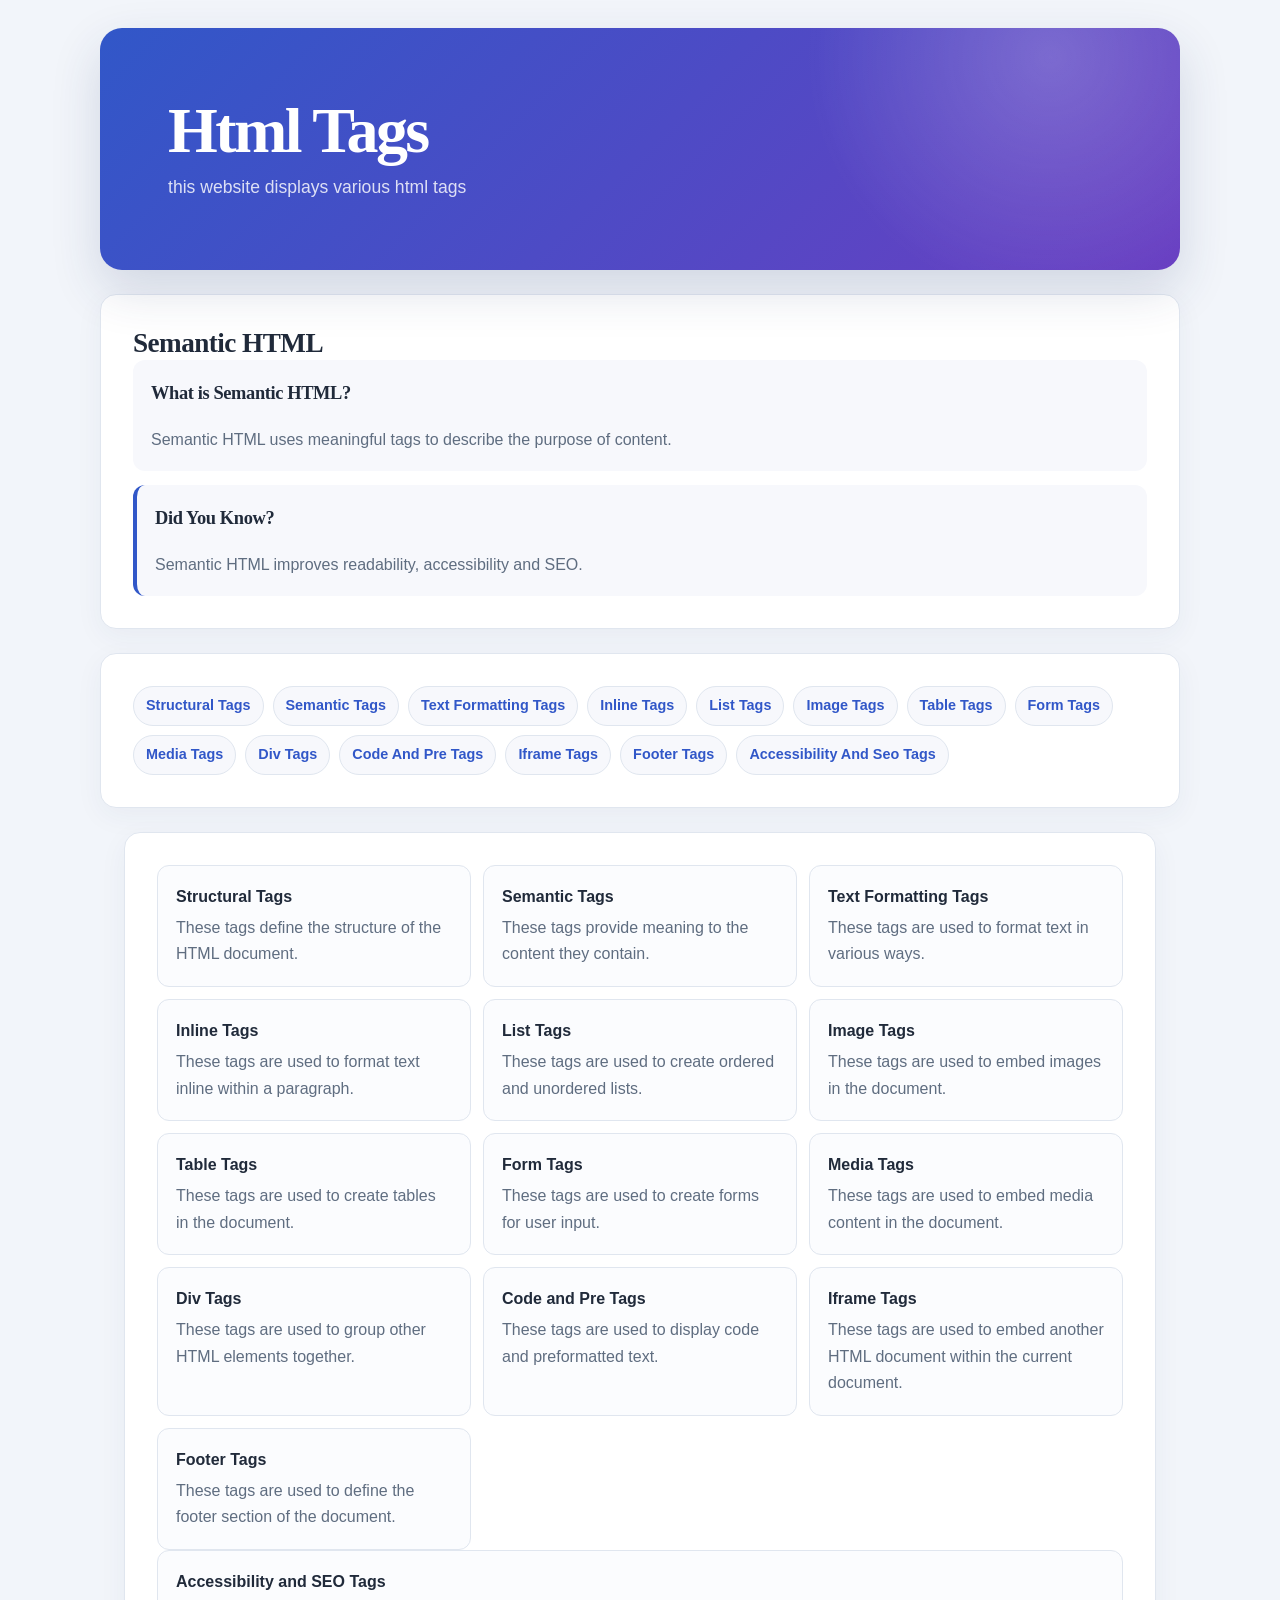
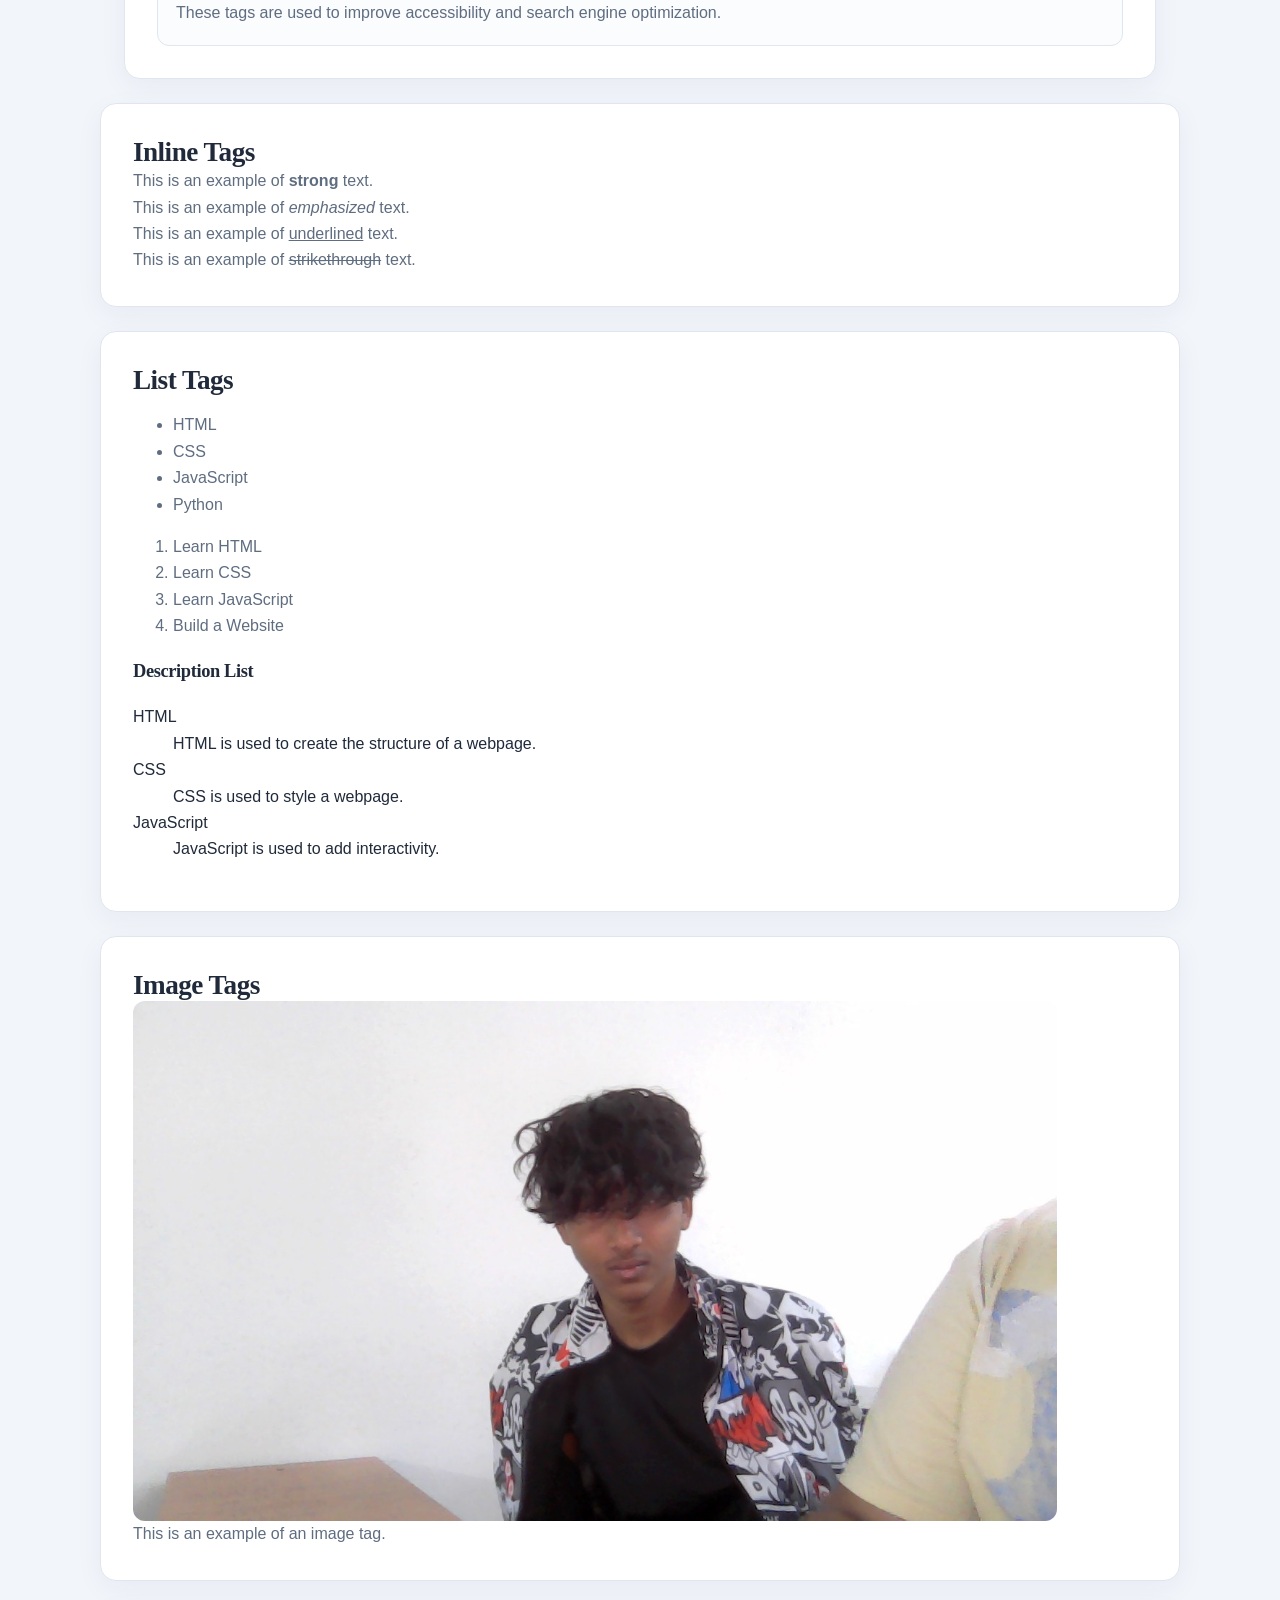
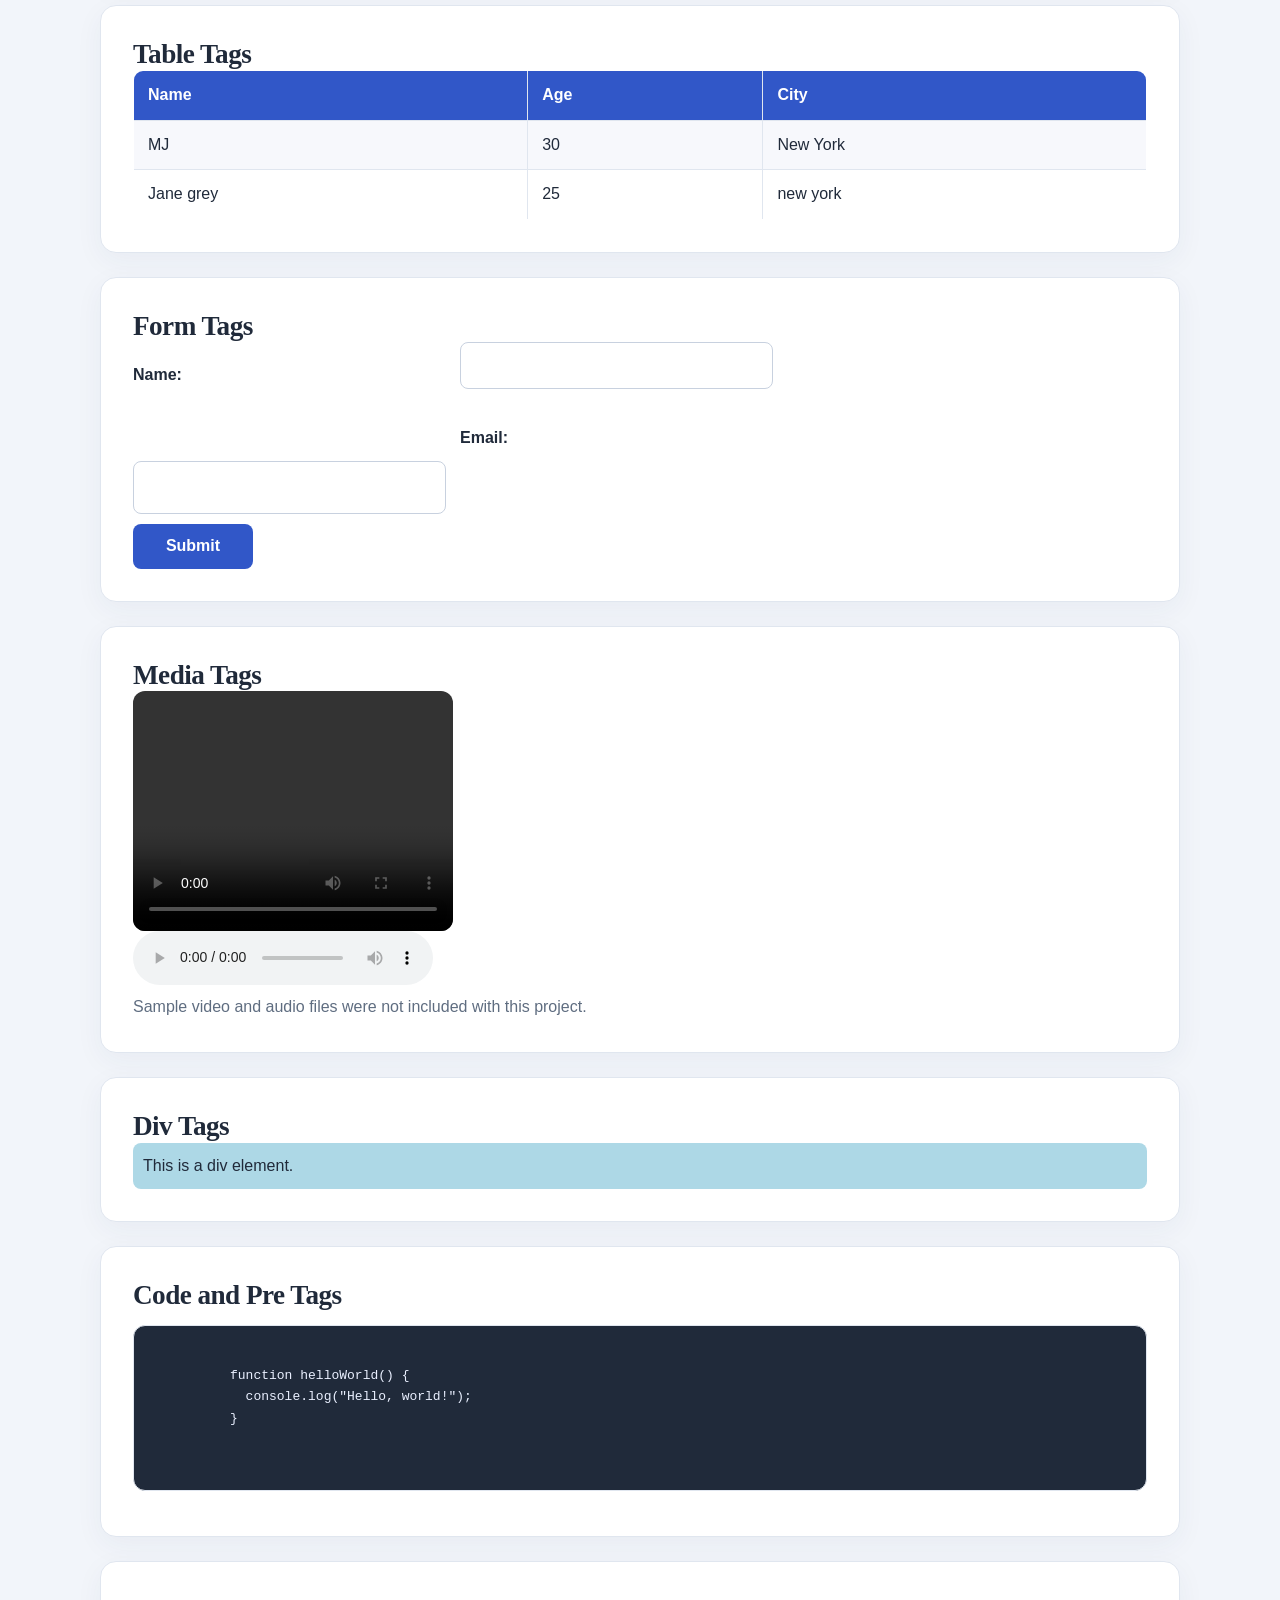
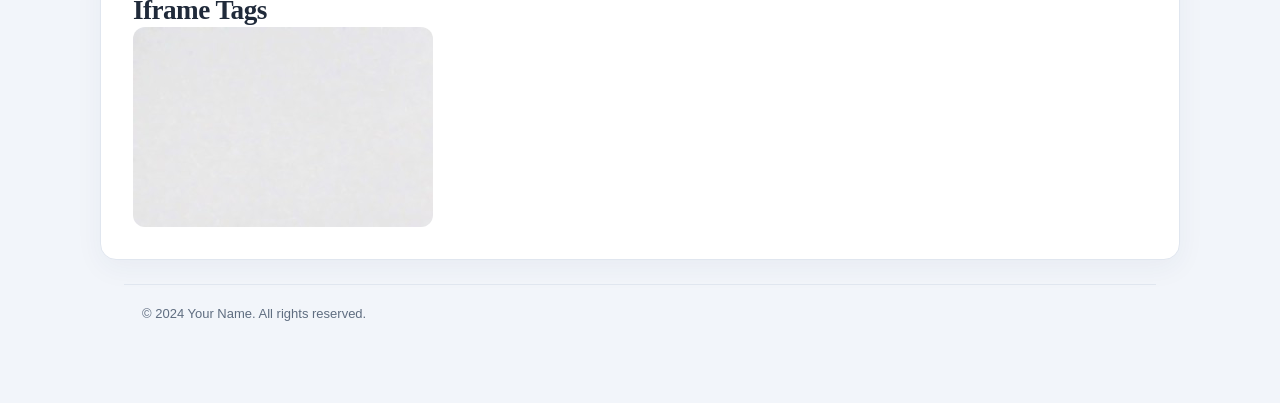
<file: index.html>
<!-- structural tags -->
<!doctype html>
<html lang="en">
  <head>
    <!-- metadata tags -->
    <meta charset="UTF-8" />
    <meta name="viewport" content="width=device-width, initial-scale=1.0" />
    <meta
      name="description"
      content="A visual guide to structural, semantic, text, media, and form HTML elements."
    />
    <title>HTML Elements Reference</title>
    <style>
      :root {
        color-scheme: light;
        --ink: #202925;
        --muted: #65716b;
        --paper: #f4f5ef;
        --surface: #ffffff;
        --line: #d9ded6;
        --green: #1f5148;
        --lime: #c9ec79;
        --coral: #e5684b;
      }

      * {
        box-sizing: border-box;
      }

      html {
        scroll-behavior: smooth;
      }

      body {
        margin: 0;
        color: var(--ink);
        background-color: var(--paper);
        background-image: radial-gradient(#dce2d8 0.7px, transparent 0.7px);
        background-size: 18px 18px;
        font-family: "Trebuchet MS", "Segoe UI", sans-serif;
        line-height: 1.6;
      }

      a {
        color: inherit;
      }

      .site-header,
      main,
      footer {
        width: min(100% - 48px, 1060px);
        margin-inline: auto;
      }

      .site-header {
        min-height: 82px;
        display: flex;
        align-items: center;
        justify-content: space-between;
        border-bottom: 1px solid var(--line);
      }

      .wordmark {
        color: var(--green);
        font-family: Georgia, "Times New Roman", serif;
        font-size: 30px;
        font-weight: 700;
        line-height: 1;
        text-decoration: none;
      }

      .wordmark span,
      .accent {
        color: var(--coral);
      }

      nav {
        display: flex;
        gap: 30px;
      }

      nav a,
      footer a {
        font-size: 14px;
        font-weight: 700;
        text-decoration: none;
      }

      nav a:hover,
      footer a:hover,
      .text-link:hover {
        color: var(--coral);
      }

      .intro {
        max-width: 720px;
        padding: 82px 0 72px;
        animation: arrive 650ms ease-out both;
      }

      .eyebrow {
        margin: 0 0 12px;
        color: var(--green);
        font-size: 11px;
        font-weight: 800;
        letter-spacing: 1.5px;
      }

      h1,
      h2,
      h3,
      p {
        margin-top: 0;
      }

      h1,
      h2,
      h3 {
        font-family: Georgia, "Times New Roman", serif;
      }

      h1 {
        margin-bottom: 12px;
        font-size: 64px;
        line-height: 1.08;
      }

      .intro-copy {
        max-width: 520px;
        margin-bottom: 22px;
        color: var(--muted);
        font-size: 18px;
      }

      .text-link {
        display: inline-flex;
        align-items: center;
        gap: 9px;
        color: var(--green);
        font-size: 14px;
        font-weight: 800;
        text-decoration-thickness: 1px;
        text-underline-offset: 5px;
      }

      .work {
        padding: 32px 0 82px;
        border-top: 1px solid var(--line);
      }

      .section-heading {
        display: flex;
        align-items: end;
        justify-content: space-between;
        margin-bottom: 24px;
      }

      .section-heading .eyebrow {
        margin-bottom: 4px;
      }

      h2 {
        margin-bottom: 0;
        font-size: 38px;
        line-height: 1.2;
      }

      .project-count {
        margin-bottom: 5px;
        color: var(--muted);
        font-size: 13px;
      }

      .project-grid {
        display: grid;
        grid-template-columns: repeat(2, minmax(0, 1fr));
        gap: 14px;
      }

      .project {
        position: relative;
        display: block;
        min-height: 190px;
        padding: 24px 58px 22px 24px;
        overflow: hidden;
        border: 1px solid var(--line);
        border-radius: 4px;
        background: var(--surface);
        text-decoration: none;
        transition:
          border-color 160ms ease,
          transform 160ms ease,
          box-shadow 160ms ease;
      }

      .project:hover {
        transform: translateY(-3px);
        border-color: var(--green);
        box-shadow: 5px 5px 0 var(--lime);
      }

      .project:focus-visible,
      nav a:focus-visible,
      .wordmark:focus-visible,
      footer a:focus-visible,
      .text-link:focus-visible {
        outline: 3px solid var(--coral);
        outline-offset: 4px;
      }

      .project-number {
        color: var(--coral);
        font-size: 11px;
        font-weight: 800;
        letter-spacing: 1px;
      }

      .project h3 {
        margin: 12px 0 5px;
        font-size: 24px;
        line-height: 1.2;
      }

      .project p {
        max-width: 360px;
        margin-bottom: 0;
        color: var(--muted);
        font-size: 14px;
      }

      .project-arrow {
        position: absolute;
        top: 22px;
        right: 22px;
        color: var(--green);
        font-size: 20px;
        transition: transform 160ms ease;
      }

      .project:hover .project-arrow {
        transform: translate(2px, -2px);
      }

      footer {
        display: flex;
        justify-content: space-between;
        padding: 22px 0 30px;
        border-top: 1px solid var(--line);
        color: var(--muted);
        font-size: 13px;
      }

      footer a {
        color: var(--green);
      }

      @keyframes arrive {
        from {
          opacity: 0;
          transform: translateY(12px);
        }

        to {
          opacity: 1;
          transform: translateY(0);
        }
      }

      @media (max-width: 620px) {
        .site-header,
        main,
        footer {
          width: min(100% - 32px, 1060px);
        }

        .site-header {
          min-height: 72px;
        }

        nav {
          gap: 16px;
        }

        nav a {
          font-size: 13px;
        }

        .intro {
          padding: 64px 0 56px;
        }

        h1 {
          font-size: 52px;
        }

        .intro-copy {
          font-size: 16px;
        }

        .project-grid {
          grid-template-columns: 1fr;
        }

        .project {
          min-height: 170px;
        }
      }

      @media (prefers-reduced-motion: reduce) {
        *,
        *::before,
        *::after {
          scroll-behavior: auto !important;
          animation-duration: 0.01ms !important;
          animation-iteration-count: 1 !important;
          transition-duration: 0.01ms !important;
        }
      }
    </style>
    <style>
      :root {
        color-scheme: light;
        font-family: "Segoe UI", Arial, sans-serif;
        color: #202a3a;
        background: #f2f5fa;
        font-synthesis: none;
        text-rendering: optimizeLegibility;
        scroll-behavior: smooth;
        --ink: #202a3a;
        --muted: #5f6d80;
        --paper: #f2f5fa;
        --surface: #fff;
        --line: #e0e6ef;
        --blue: #3157c8;
        --violet: #693fc2;
      }

      * {
        box-sizing: border-box;
      }

      body {
        width: min(100% - 40px, 1080px);
        margin: 0 auto;
        padding: 28px 0 48px;
        line-height: 1.65;
      }

      header {
        position: relative;
        overflow: hidden;
        padding: clamp(32px, 7vw, 68px);
        border-radius: 22px;
        color: #fff;
        background:
          radial-gradient(
            circle at 88% 12%,
            rgb(255 255 255 / 20%),
            transparent 25%
          ),
          linear-gradient(135deg, var(--blue), var(--violet));
        box-shadow: 0 20px 50px rgb(38 56 108 / 16%);
      }

      header h1 {
        margin: 0 0 8px;
        color: #fff;
        font-size: clamp(2.5rem, 7vw, 4rem);
        letter-spacing: -0.04em;
        text-transform: capitalize;
      }

      header p {
        max-width: 600px;
        margin: 0;
        color: rgb(255 255 255 / 82%);
        font-size: 1.1rem;
      }

      nav,
      main,
      body > section,
      body > footer {
        margin-top: 24px;
      }

      nav,
      main,
      body > section {
        padding: clamp(20px, 4vw, 32px);
        border: 1px solid var(--line);
        border-radius: 16px;
        background: var(--surface);
        box-shadow: 0 8px 28px rgb(30 50 90 / 5%);
      }

      nav ol {
        display: flex;
        flex-wrap: wrap;
        gap: 9px;
        margin: 0;
        padding: 0;
        list-style: none;
      }

      nav a {
        display: block;
        padding: 7px 12px;
        border: 1px solid var(--line);
        border-radius: 999px;
        background: #f7f8fc;
        font-size: 0.9rem;
        text-decoration: none;
        text-transform: capitalize;
        transition:
          border-color 160ms ease,
          color 160ms ease,
          background-color 160ms ease;
      }

      a {
        color: var(--blue);
      }

      a:hover {
        color: var(--violet);
      }

      nav a:hover {
        border-color: #c9c0eb;
        background: #f1edfb;
      }

      main > dl {
        display: grid;
        grid-template-columns: repeat(auto-fit, minmax(min(100%, 250px), 1fr));
        gap: 12px;
        margin: 0;
      }

      main dl section,
      main > section {
        min-width: 0;
        padding: 18px;
        border: 1px solid var(--line);
        border-radius: 12px;
        background: #fbfcfe;
      }

      main dt {
        color: var(--ink);
        font-weight: 750;
      }

      main dd {
        margin: 5px 0 0;
        color: var(--muted);
      }

      h2,
      h3 {
        color: var(--ink);
        letter-spacing: -0.02em;
      }

      h2 {
        margin-top: 0;
        font-size: clamp(1.35rem, 3vw, 1.7rem);
      }

      h3 {
        font-size: 1.15rem;
      }

      body > section article,
      body > section aside {
        padding: 18px;
        border-radius: 12px;
        background: #f7f8fc;
      }

      body > section aside {
        margin-top: 14px;
        border-left: 4px solid var(--blue);
      }

      body > section p {
        margin-bottom: 0;
        color: var(--muted);
      }

      body > section ul,
      body > section ol {
        color: var(--muted);
      }

      img,
      video,
      iframe {
        display: block;
        max-width: 100%;
        border: 0;
        border-radius: 12px;
      }

      img {
        max-height: 520px;
        object-fit: cover;
      }

      table {
        width: 100%;
        overflow: hidden;
        border-collapse: collapse;
        border-radius: 10px;
      }

      th,
      td {
        padding: 11px 14px;
        text-align: left;
        border: 1px solid var(--line);
      }

      th {
        color: #fff;
        background: var(--blue);
      }

      tr:nth-child(even) td {
        background: #f7f8fc;
      }

      form {
        display: grid;
        grid-template-columns: repeat(2, minmax(0, 1fr));
        gap: 10px 14px;
        max-width: 640px;
      }

      form label {
        align-self: end;
        font-weight: 650;
      }

      form input:not([type="submit"]) {
        width: 100%;
      }

      input {
        min-height: 42px;
        padding: 9px 12px;
        border: 1px solid #c8d1df;
        border-radius: 8px;
        font: inherit;
      }

      input:focus-visible,
      a:focus-visible {
        outline: 3px solid #a796e5;
        outline-offset: 3px;
      }

      input[type="submit"] {
        grid-column: 1 / -1;
        justify-self: start;
        min-width: 120px;
        color: #fff;
        background: var(--blue);
        border: 0;
        font-weight: 700;
        cursor: pointer;
      }

      input[type="submit"]:hover {
        background: var(--violet);
      }

      pre {
        max-width: 100%;
        padding: 18px;
        overflow-x: auto;
        border: 1px solid var(--line);
        border-radius: 12px;
        color: #eaf0ff;
        background: #202a3a;
        text-align: left;
      }

      div {
        border-radius: 8px;
      }

      body > footer {
        padding: 18px;
        color: var(--muted);
        text-align: center;
      }

      @media (max-width: 600px) {
        body {
          width: min(100% - 24px, 1080px);
          padding-top: 12px;
        }

        header,
        nav,
        main,
        body > section {
          padding: 20px;
        }

        nav ol {
          gap: 7px;
        }

        nav a {
          padding: 6px 10px;
          font-size: 0.82rem;
        }

        form {
          grid-template-columns: 1fr;
        }

        form label {
          align-self: auto;
        }
      }

      @media (prefers-reduced-motion: reduce) {
        *,
        *::before,
        *::after {
          scroll-behavior: auto !important;
          transition-duration: 0.01ms !important;
        }
      }
    </style>
  </head>
  <body>
    <!-- semantic tags -->
    <header>
      <h1>html tags</h1>
      <p>this website displays various html tags</p>
    </header>
    <!-- 10. SEMANTIC TAGS -->
    <section>
      <h2>Semantic HTML</h2>
      <article>
        <h3>What is Semantic HTML?</h3>
        <p>
          Semantic HTML uses meaningful tags to describe the purpose of content.
        </p>
      </article>
      <aside>
        <h3>Did You Know?</h3>
        <p>Semantic HTML improves readability, accessibility and SEO.</p>
      </aside>
    </section>
    <!--link/Anchor tags-->
    <nav>
      <ol>
        <li><a href="#structural-tags">structural tags</a></li>
        <li><a href="#semantic-tags">semantic tags</a></li>
        <li><a href="#text-formatting-tags">text formatting tags</a></li>
        <li><a href="#inline-tags">inline tags</a></li>
        <li><a href="#list-tags">list tags</a></li>
        <li><a href="#image-tags">image tags</a></li>
        <li><a href="#table-tags">table tags</a></li>
        <li><a href="#form-tags">form tags</a></li>
        <li><a href="#media-tags">media tags</a></li>
        <li><a href="#div-tags">div tags</a></li>
        <li><a href="#code-and-pre-tags">code and pre tags</a></li>
        <li><a href="#iframe-tags">iframe tags</a></li>
        <li><a href="#footer-tags">footer tags</a></li>
        <li>
          <a href="#accessbility_and_seo_tags">accessibility and seo tags</a>
        </li>
      </ol>
    </nav>
    <!--text formating tags-->
    <main>
      <dl>
        <section id="structural-tags">
          <dt>Structural Tags</dt>
          <dd>These tags define the structure of the HTML document.</dd>
        </section>
        <section id="semantic-tags">
          <dt>Semantic Tags</dt>
          <dd>These tags provide meaning to the content they contain.</dd>
        </section>
        <section id="text-formatting-tags">
          <dt>Text Formatting Tags</dt>
          <dd>These tags are used to format text in various ways.</dd>
        </section>
        <section id="inline-tags">
          <dt>Inline Tags</dt>
          <dd>These tags are used to format text inline within a paragraph.</dd>
        </section>
        <section id="list-tags">
          <dt>List Tags</dt>
          <dd>These tags are used to create ordered and unordered lists.</dd>
        </section>
        <section id="image-tags">
          <dt>Image Tags</dt>
          <dd>These tags are used to embed images in the document.</dd>
        </section>
        <section id="table-tags">
          <dt>Table Tags</dt>
          <dd>These tags are used to create tables in the document.</dd>
        </section>
        <section id="form-tags">
          <dt>Form Tags</dt>
          <dd>These tags are used to create forms for user input.</dd>
        </section>
        <section id="media-tags">
          <dt>Media Tags</dt>
          <dd>These tags are used to embed media content in the document.</dd>
        </section>
        <section id="div-tags">
          <dt>Div Tags</dt>
          <dd>These tags are used to group other HTML elements together.</dd>
        </section>
        <section id="code-and-pre-tags">
          <dt>Code and Pre Tags</dt>
          <dd>These tags are used to display code and preformatted text.</dd>
        </section>
        <section id="iframe-tags">
          <dt>Iframe Tags</dt>
          <dd>
            These tags are used to embed another HTML document within the
            current document.
          </dd>
        </section>
        <section id="footer-tags">
          <dt>Footer Tags</dt>
          <dd>
            These tags are used to define the footer section of the document.
          </dd>
        </section>
      </dl>
      <section id="accessbility_and_seo_tags">
        <dt>Accessibility and SEO Tags</dt>
        <dd>
          These tags are used to improve accessibility and search engine
          optimization.
        </dd>
      </section>
    </main>
    <!--inline tags-->
    <section>
      <h2>Inline Tags</h2>
      <p>This is an example of <strong>strong</strong> text.</p>
      <p>This is an example of <em>emphasized</em> text.</p>
      <p>This is an example of <u>underlined</u> text.</p>
      <p>This is an example of <s>strikethrough</s> text.</p>
    </section>
    <!--list tags-->
    <section>
      <h2>List Tags</h2>
      <ul>
        <li>HTML</li>
        <li>CSS</li>
        <li>JavaScript</li>
        <li>Python</li>
      </ul>
      <ol>
        <li>Learn HTML</li>
        <li>Learn CSS</li>
        <li>Learn JavaScript</li>
        <li>Build a Website</li>
      </ol>
      <h3>Description List</h3>
      <dl>
        <dt>HTML</dt>
        <dd>HTML is used to create the structure of a webpage.</dd>
        <dt>CSS</dt>
        <dd>CSS is used to style a webpage.</dd>
        <dt>JavaScript</dt>
        <dd>JavaScript is used to add interactivity.</dd>
      </dl>
    </section>
    <!--image tags-->
    <section>
      <h2>Image Tags</h2>
      <img
        src="certifications-html-win-20260815-10-24-16-pro.jpg"
        alt="amogh bhai"
      />
      <p>This is an example of an image tag.</p>
    </section>
    <!--table tags-->
    <section>
      <h2>Table Tags</h2>
      <table border="1">
        <tr>
          <th>Name</th>
          <th>Age</th>
          <th>City</th>
        </tr>
        <tr>
          <td>MJ</td>
          <td>30</td>
          <td>New York</td>
        </tr>
        <tr>
          <td>Jane grey</td>
          <td>25</td>
          <td>new york</td>
        </tr>
      </table>
    </section>
    <!--form tags-->
    <section>
      <h2>Form Tags</h2>
      <form action="/submit" method="post">
        <label for="name">Name:</label>
        <input type="text" id="name" name="name" required /><br /><br />
        <label for="email">Email:</label>
        <input type="email" id="email" name="email" required /><br /><br />
        <input type="submit" value="Submit" />
      </form>
    </section>
    <!--media tags-->
    <section>
      <h2>Media Tags</h2>
      <video width="320" height="240" controls>
        No sample video file was included.
      </video>
      <audio controls>No sample audio file was included.</audio>
      <p>Sample video and audio files were not included with this project.</p>
    </section>
    <!--div tags-->
    <section>
      <h2>Div Tags</h2>
      <div style="background-color: lightblue; padding: 10px">
        This is a div element.
      </div>
    </section>
    <!--code and pre tags-->
    <section>
      <h2>Code and Pre Tags</h2>
      <pre>
        <code>
          function helloWorld() {
            console.log("Hello, world!");
          }
        </code>
      </pre>
    </section>
    <!--iframe tags-->
    <section>
      <h2>Iframe Tags</h2>
      <iframe
        src="certifications-html-win-20260815-10-24-16-pro.jpg"
        width="300"
        height="200"
        title="Example Iframe"
      ></iframe>
    </section>
    <!--footer tags-->
    <footer>
      <p>&copy; 2024 Your Name. All rights reserved.</p>
    </footer>
  </body>
</html>
</file>
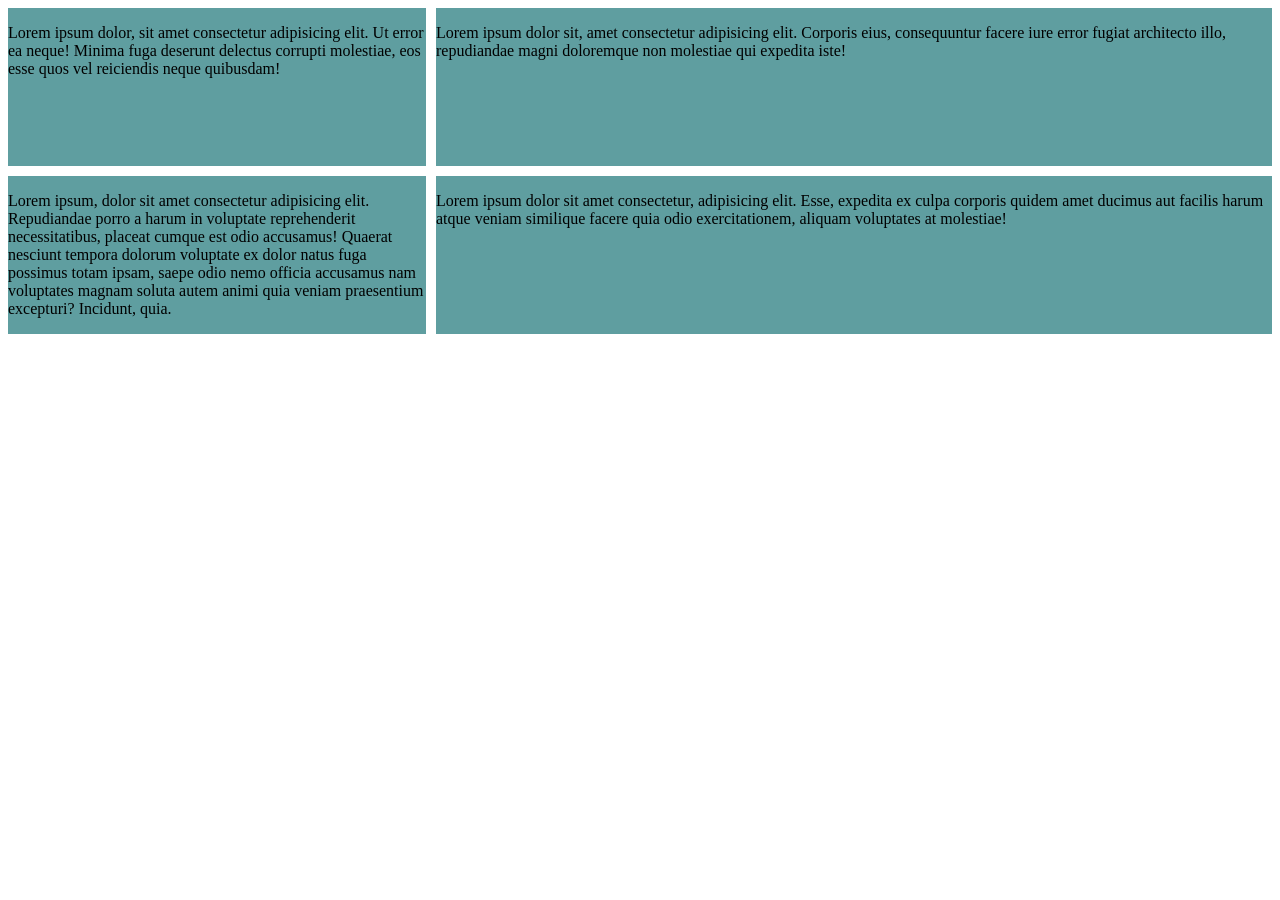
<file: 10-0-display-grid-example.html>
<!DOCTYPE html>
<html>

<head>
  <title>CSS Grid vs Flexbox</title>
  <style>
    .container {
      display: grid;
      grid-template-columns: 1fr 2fr;
      grid-template-rows: 1fr 1fr;
      gap: 10px
    }

    .container>* {
      background-color: cadetblue;
    }
  </style>
</head>

<body>
  <div class="container">
    <div class="one">
      <p>Lorem ipsum dolor, sit amet consectetur adipisicing elit. Ut error ea neque! Minima fuga deserunt delectus
        corrupti molestiae, eos esse quos vel reiciendis neque quibusdam!</p>
    </div>
    <div class="two">
      <p>Lorem ipsum dolor sit, amet consectetur adipisicing elit. Corporis eius, consequuntur facere iure error fugiat
        architecto illo, repudiandae magni doloremque non molestiae qui expedita iste!</p>
    </div>
    <div class="three">
      <p>Lorem ipsum, dolor sit amet consectetur adipisicing elit. Repudiandae porro a harum in voluptate reprehenderit
        necessitatibus, placeat cumque est odio accusamus! Quaerat nesciunt tempora dolorum voluptate ex dolor natus
        fuga possimus totam ipsam, saepe odio nemo officia accusamus nam voluptates magnam soluta autem animi quia
        veniam praesentium excepturi? Incidunt, quia.</p>
    </div>
    <div>
      <p>Lorem ipsum dolor sit amet consectetur, adipisicing elit. Esse, expedita ex culpa corporis quidem amet ducimus
        aut facilis harum atque veniam similique facere quia odio exercitationem, aliquam voluptates at molestiae!</p>
    </div>
  </div>

</body>

</html>
</file>
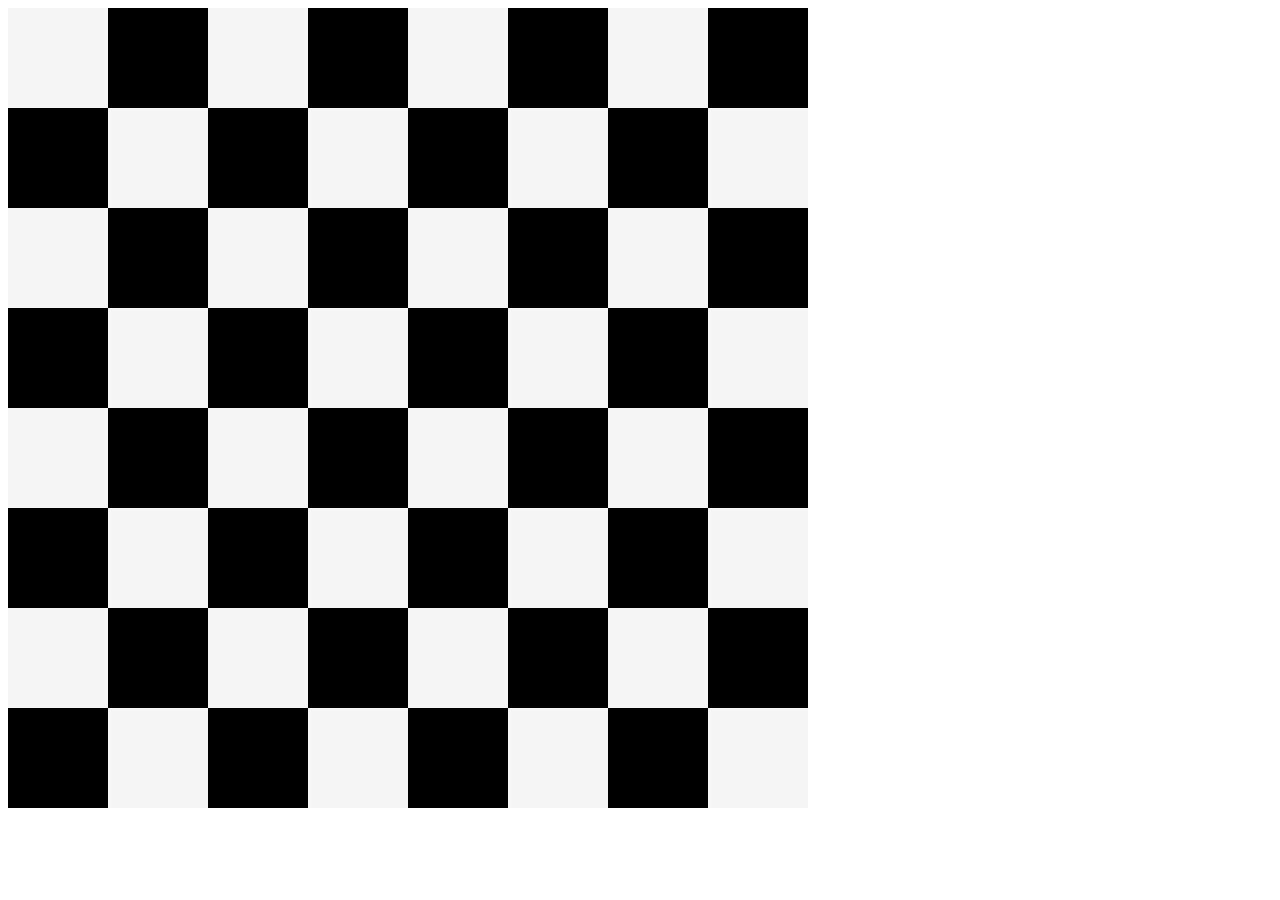
<file: 10-0-display-grid-index.html>
<!doctype html>
<html>
  <head>
    <title>Chessboard</title>
    <style>
      /* Write your code here */
      .container {
        display: grid;
        width: 800px;
        grid-template-columns: 1fr 1fr 1fr 1fr 1fr 1fr 1fr 1fr;
        grid-template-rows: 1fr 1fr 1fr 1fr 1fr 1fr 1fr 1fr;
      }

      .white {
        height: 100px;
        width: 100px;
        background-color: whitesmoke;
      }

      .black {
        height: 100px;
        width: 100px;
        background-color: black;
      }

      /* Each square should be 100px by 100px */
      /* My colours for white: #f0d9b5, black: #b58863 */
    </style>
  </head>

  <body>
    <div class="container">
      <div class="white"></div>
      <div class="black"></div>
      <div class="white"></div>
      <div class="black"></div>
      <div class="white"></div>
      <div class="black"></div>
      <div class="white"></div>
      <div class="black"></div>
      <div class="black"></div>
      <div class="white"></div>
      <div class="black"></div>
      <div class="white"></div>
      <div class="black"></div>
      <div class="white"></div>
      <div class="black"></div>
      <div class="white"></div>
      <div class="white"></div>
      <div class="black"></div>
      <div class="white"></div>
      <div class="black"></div>
      <div class="white"></div>
      <div class="black"></div>
      <div class="white"></div>
      <div class="black"></div>
      <div class="black"></div>
      <div class="white"></div>
      <div class="black"></div>
      <div class="white"></div>
      <div class="black"></div>
      <div class="white"></div>
      <div class="black"></div>
      <div class="white"></div>
      <div class="white"></div>
      <div class="black"></div>
      <div class="white"></div>
      <div class="black"></div>
      <div class="white"></div>
      <div class="black"></div>
      <div class="white"></div>
      <div class="black"></div>
      <div class="black"></div>
      <div class="white"></div>
      <div class="black"></div>
      <div class="white"></div>
      <div class="black"></div>
      <div class="white"></div>
      <div class="black"></div>
      <div class="white"></div>
      <div class="white"></div>
      <div class="black"></div>
      <div class="white"></div>
      <div class="black"></div>
      <div class="white"></div>
      <div class="black"></div>
      <div class="white"></div>
      <div class="black"></div>
      <div class="black"></div>
      <div class="white"></div>
      <div class="black"></div>
      <div class="white"></div>
      <div class="black"></div>
      <div class="white"></div>
      <div class="black"></div>
      <div class="white"></div>
    </div>
  </body>
</html>
</file>
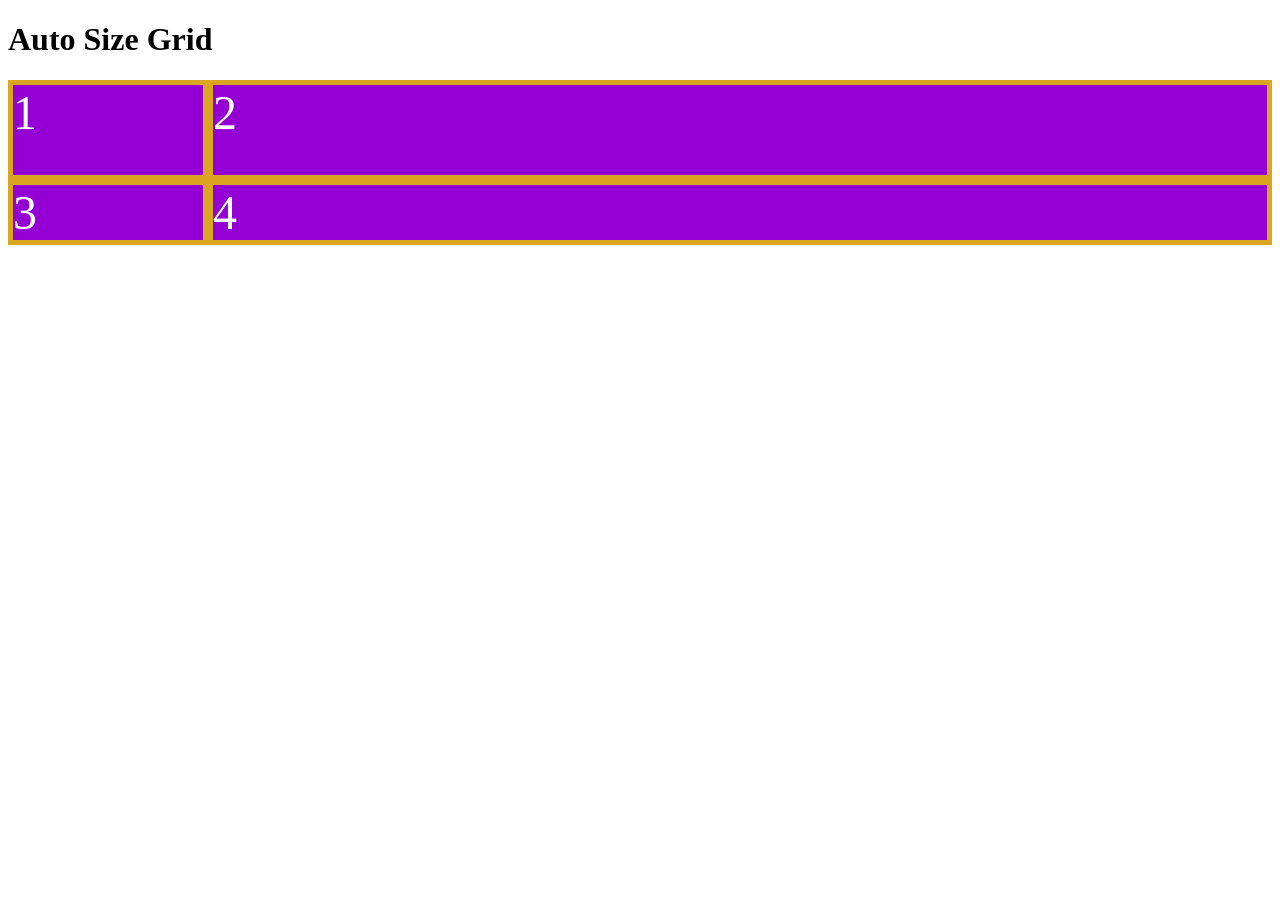
<file: 10-1-grid-sizing-auto-size.html>
<!DOCTYPE html>
<html lang="en">

<head>
  <meta charset="UTF-8">
  <meta name="viewport" content="width=device-width, initial-scale=1.0">
  <title>Auto Size Grid</title>
  <style>
    .grid-container {
      display: grid;
      grid-template-rows: 100px auto;
      grid-template-columns: 200px auto;
    }

    .grid-item {
      font-size: 3rem;
      background-color: darkviolet;
      border: 5px solid goldenrod;
      color: white;
    }
  </style>
</head>

<body>
  <h1>Auto Size Grid</h1>
  <div class="grid-container">
    <div class="grid-item">1</div>
    <div class="grid-item">2</div>
    <div class="grid-item">3</div>
    <div class="grid-item">4</div>
  </div>
</body>

</html>
</file>
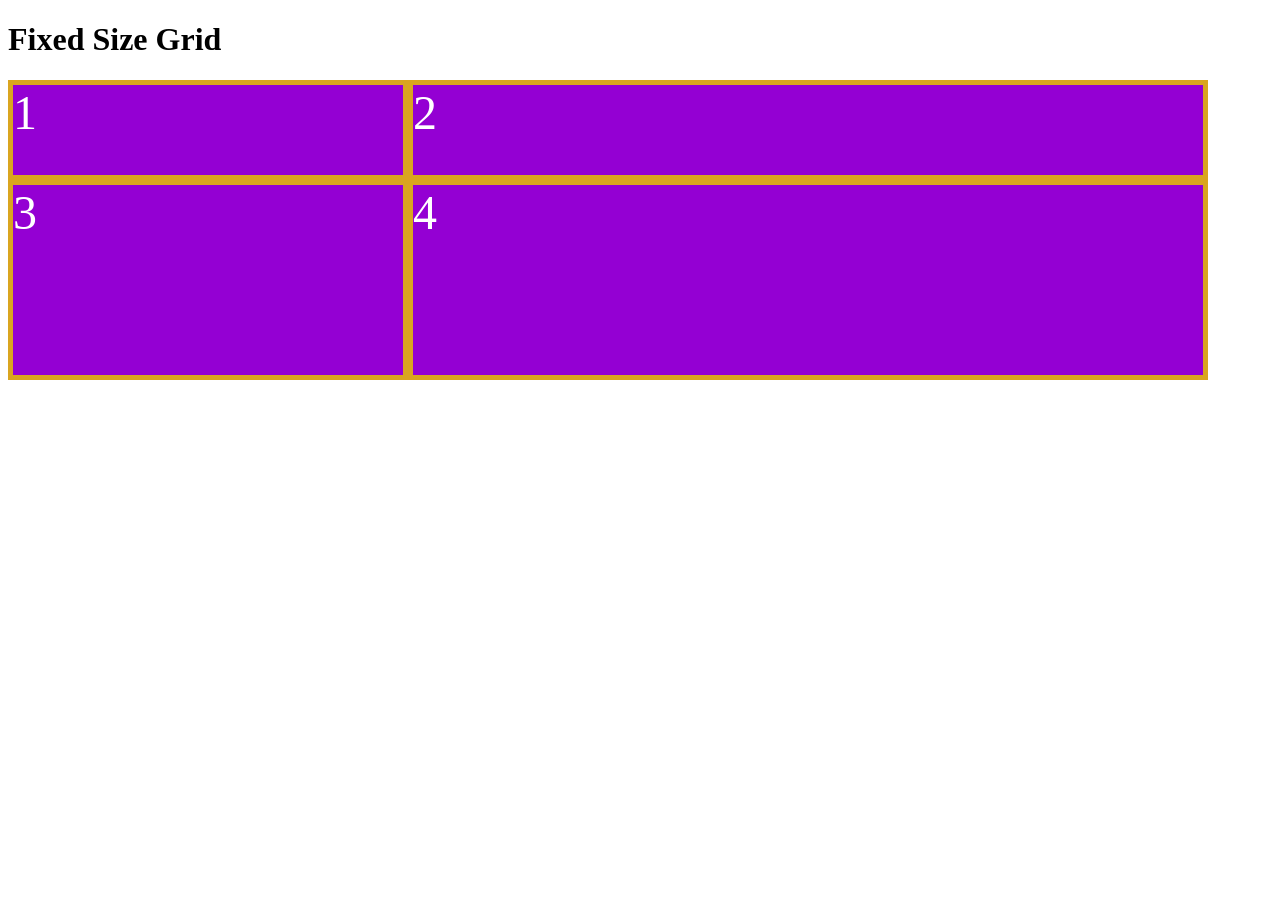
<file: 10-1-grid-sizing-fixed-size.html>
<!DOCTYPE html>
<html lang="en">

<head>
  <meta charset="UTF-8">
  <meta name="viewport" content="width=device-width, initial-scale=1.0">
  <title>Fixed Size Grid</title>
  <style>

    .grid-container {
      display: grid;
      grid-template-rows: 100px 200px;
      grid-template-columns: 400px 800px;
    }

    .grid-item {
      font-size: 3rem;
      background-color: darkviolet;
      border: 5px solid goldenrod;
      color: white;
    }
  </style>
</head>

<body>
  <h1>Fixed Size Grid</h1>
  <div class="grid-container">
    <div class="grid-item">1</div>
    <div class="grid-item">2</div>
    <div class="grid-item">3</div>
    <div class="grid-item">4</div>
  </div>
</body>

</html>
</file>
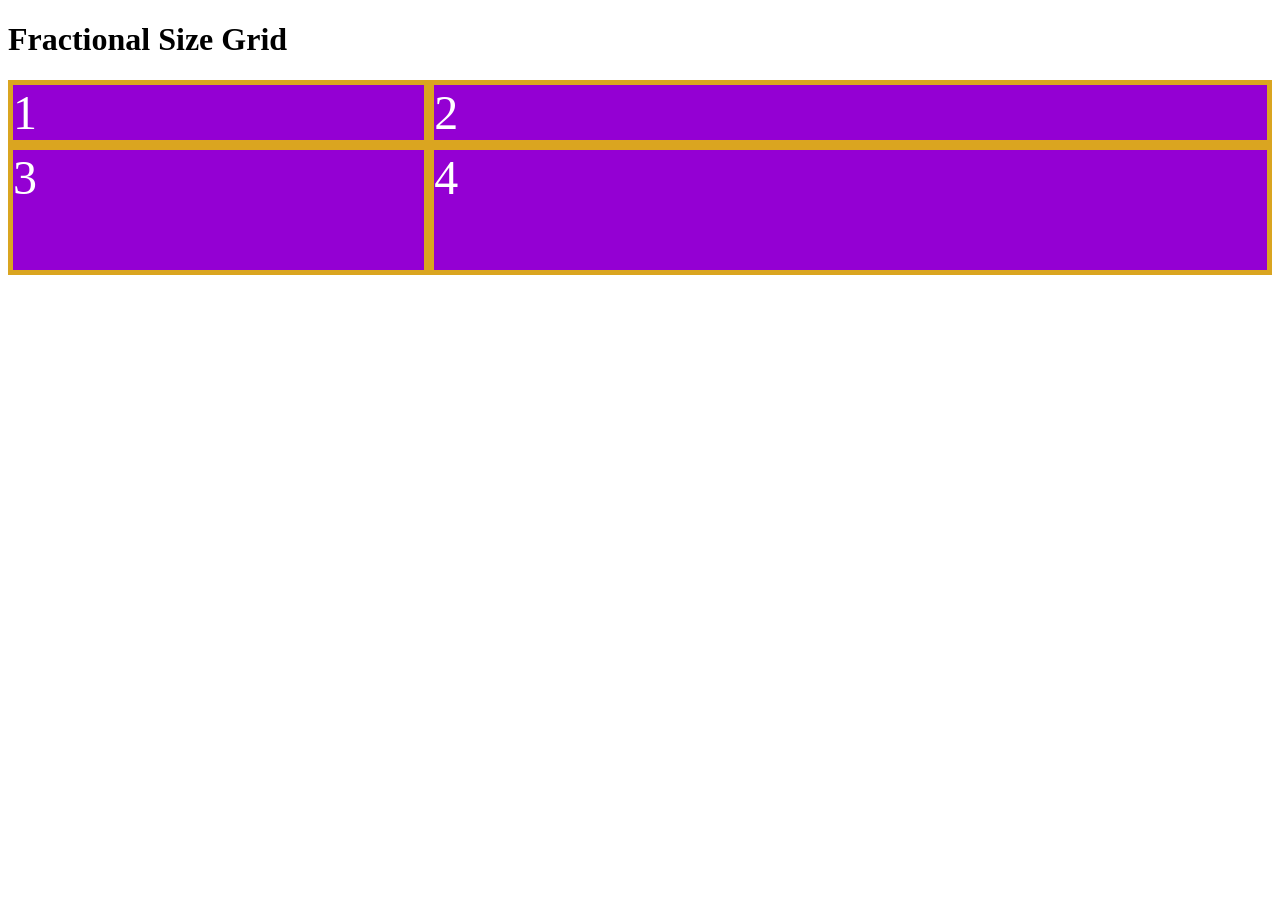
<file: 10-1-grid-sizing-fractional-size.html>
<!DOCTYPE html>
<html lang="en">

<head>
  <meta charset="UTF-8">
  <meta name="viewport" content="width=device-width, initial-scale=1.0">
  <title>Fractional Size Grid</title>
  <style>

    .grid-container {
      display: grid;
      grid-template-rows: 1fr 2fr;
      grid-template-columns: 1fr 2fr;
    }

    .grid-item {
      font-size: 3rem;
      background-color: darkviolet;
      border: 5px solid goldenrod;
      color: white;
    }
  </style>
</head>

<body>
  <h1>Fractional Size Grid</h1>
  <div class="grid-container">
    <div class="grid-item">1</div>
    <div class="grid-item">2</div>
    <div class="grid-item">3</div>
    <div class="grid-item">4</div>
  </div>
</body>

</html>
</file>
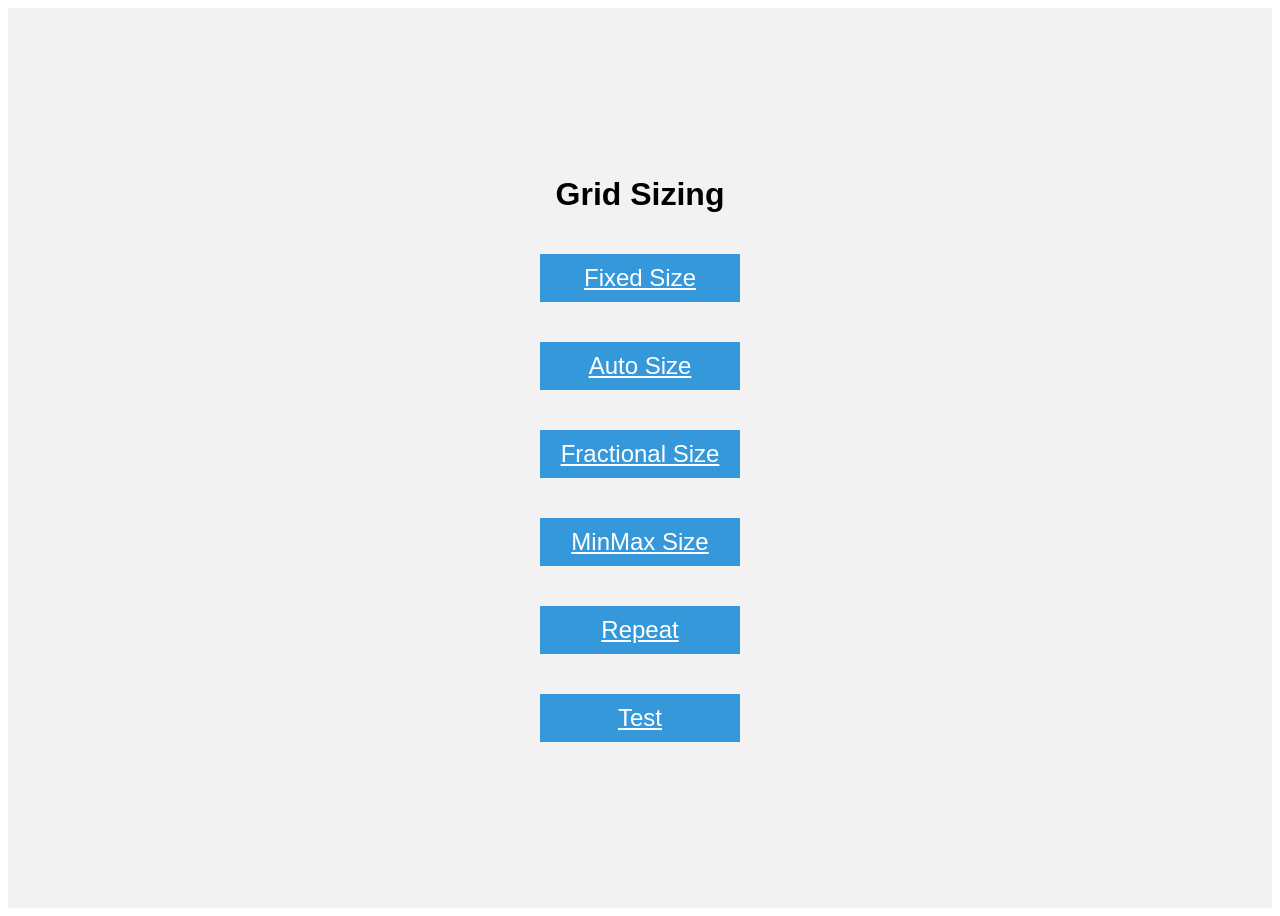
<file: 10-1-grid-sizing-index.html>
<!DOCTYPE html>
<html lang="en">

<head>
  <meta charset="UTF-8">
  <meta name="google" content="notranslate">
  <meta name="viewport" content="width=device-width, initial-scale=1.0">
  <title>Grid Fundamentals</title>
  <style>
    body {
      font-family: sans-serif;
    }

    .container {
      display: flex;
      justify-content: center;
      align-items: center;
      flex-direction: column;
      height: 100vh;
      background-color: #f2f2f2;
    }

    .item {
      width: 200px;
      margin: 20px;
      background-color: #3498db;
      color: #fff;
      text-align: center;
      line-height: 2;
      font-size: 24px;
    }
  </style>
</head>

<body>
  <div class="container">
    <h1>Grid Sizing</h1>
    <a class="item" href="10-1-grid-sizing-fixed-size.html">Fixed Size</a>
    <a class="item" href="10-1-grid-sizing-auto-size.html">Auto Size</a>
    <a class="item" href="10-1-grid-sizing-fractional-size.html">Fractional Size</a>
    <a class="item" href="10-1-grid-sizing-minmax-size.html">MinMax Size</a>
    <a class="item" href="10-1-grid-sizing-repeat.html">Repeat</a>
    <a class="item" href="10-1-grid-sizing-test.html">Test</a>


  </div>
</body>

</html>
</file>
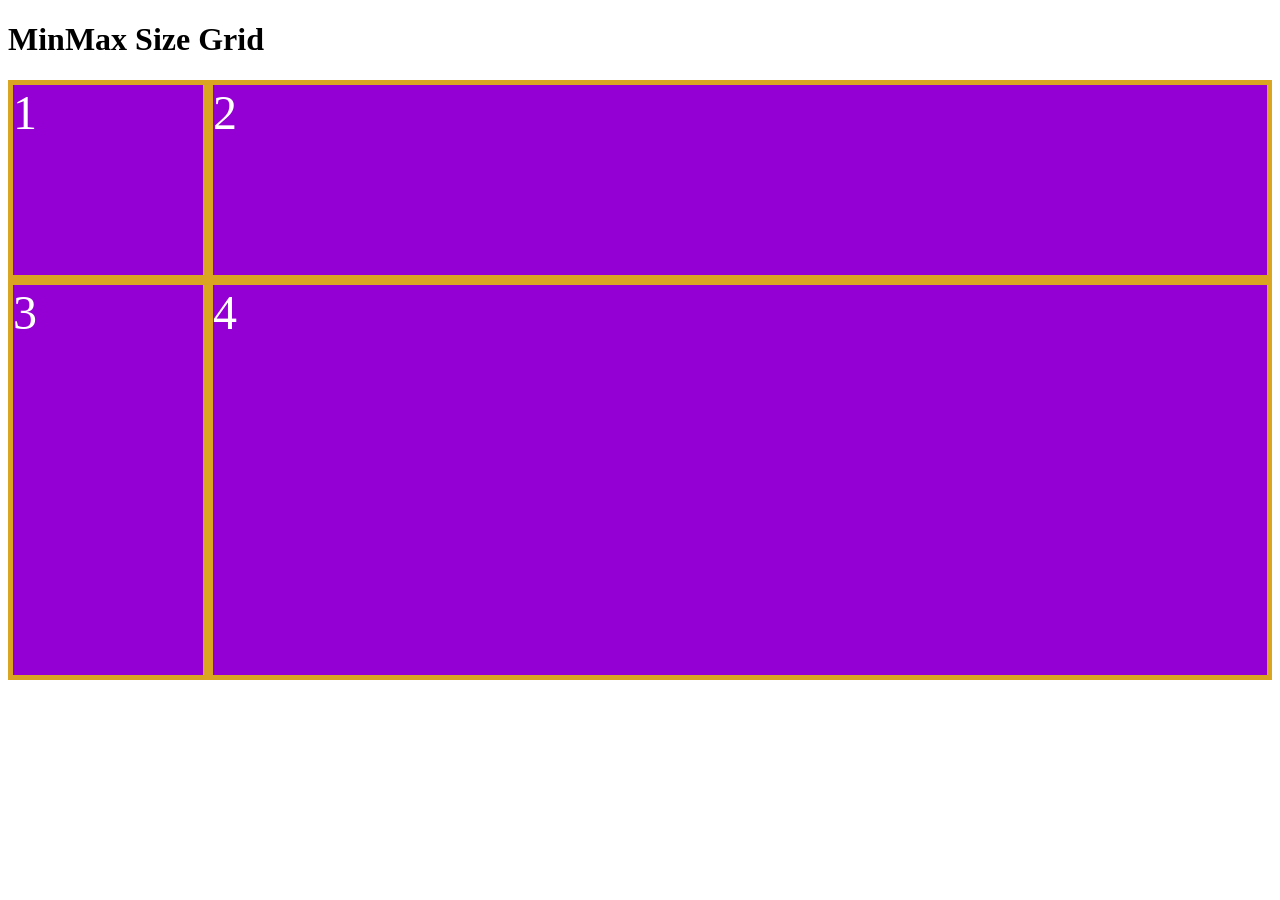
<file: 10-1-grid-sizing-minmax-size.html>
<!DOCTYPE html>
<html lang="en">

<head>
  <meta charset="UTF-8">
  <meta name="viewport" content="width=device-width, initial-scale=1.0">
  <title>MizMax Size Grid</title>
  <style>
    .grid-container {
      display: grid;
      grid-template-rows: 200px minmax(400px, 5fr);
      grid-template-columns: 200px minmax(400px, 5fr);
    }

    .grid-item {
      font-size: 3rem;
      background-color: darkviolet;
      border: 5px solid goldenrod;
      color: white;
    }
  </style>
</head>

<body>
  <h1>MinMax Size Grid</h1>
  <div class="grid-container">
    <div class="grid-item">1</div>
    <div class="grid-item">2</div>
    <div class="grid-item">3</div>
    <div class="grid-item">4</div>
  </div>
</body>

</html>
</file>
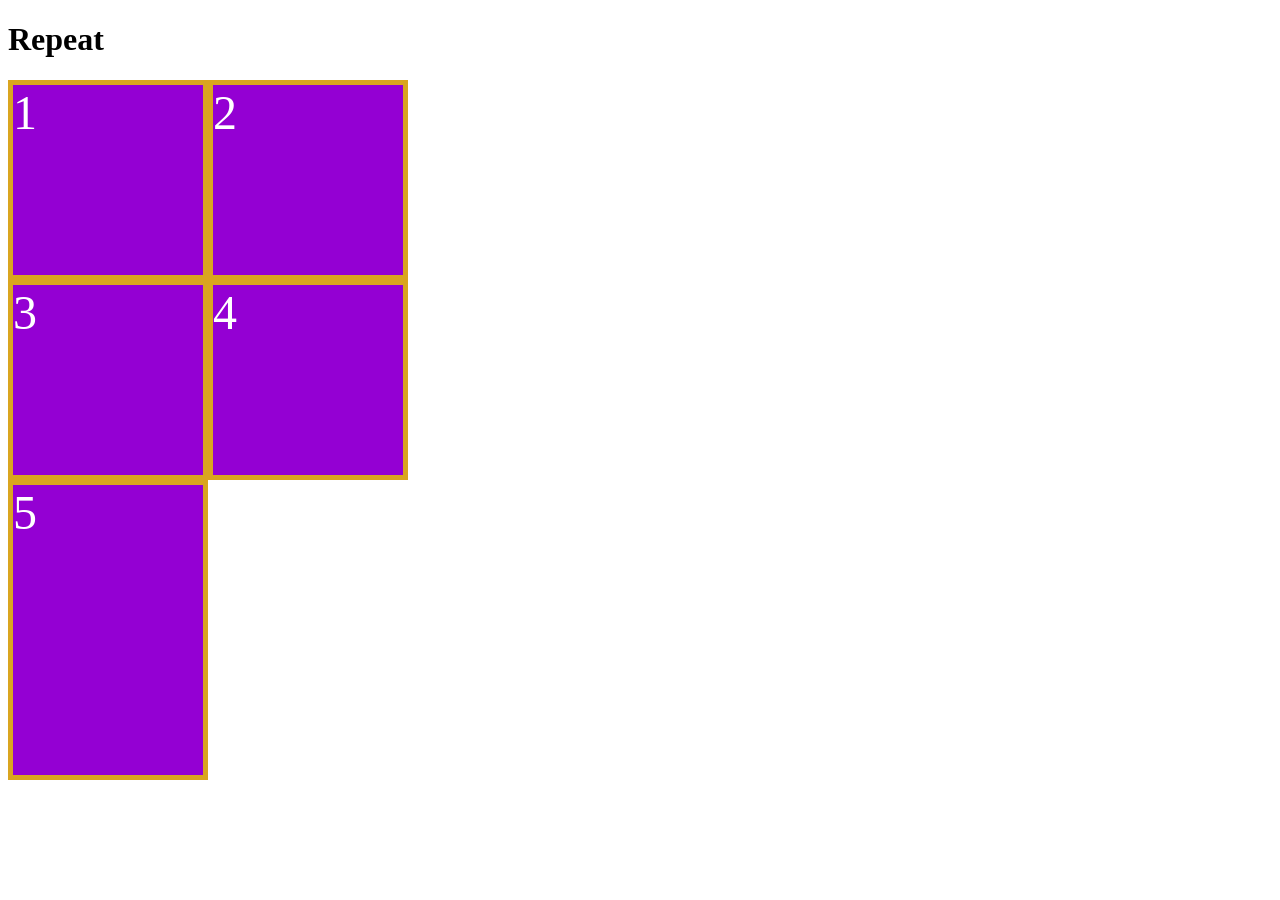
<file: 10-1-grid-sizing-repeat.html>
<!DOCTYPE html>
<html lang="en">

<head>
  <meta charset="UTF-8">
  <meta name="viewport" content="width=device-width, initial-scale=1.0">
  <title>Repeat Grid</title>
  <style>
    .grid-container {
      display: grid;
      grid-template-rows: repeat(2, 200px);
      grid-template-columns: repeat(2, 200px);
      grid-auto-rows: 300px;
    }

    .grid-item {
      font-size: 3rem;
      background-color: darkviolet;
      border: 5px solid goldenrod;
      color: white;
    }
  </style>
</head>

<body>
  <h1>Repeat</h1>
  <div class="grid-container">
    <div class="grid-item">1</div>
    <div class="grid-item">2</div>
    <div class="grid-item">3</div>
    <div class="grid-item">4</div>
    <div class="grid-item">5</div>
  </div>
</body>

</html>
</file>
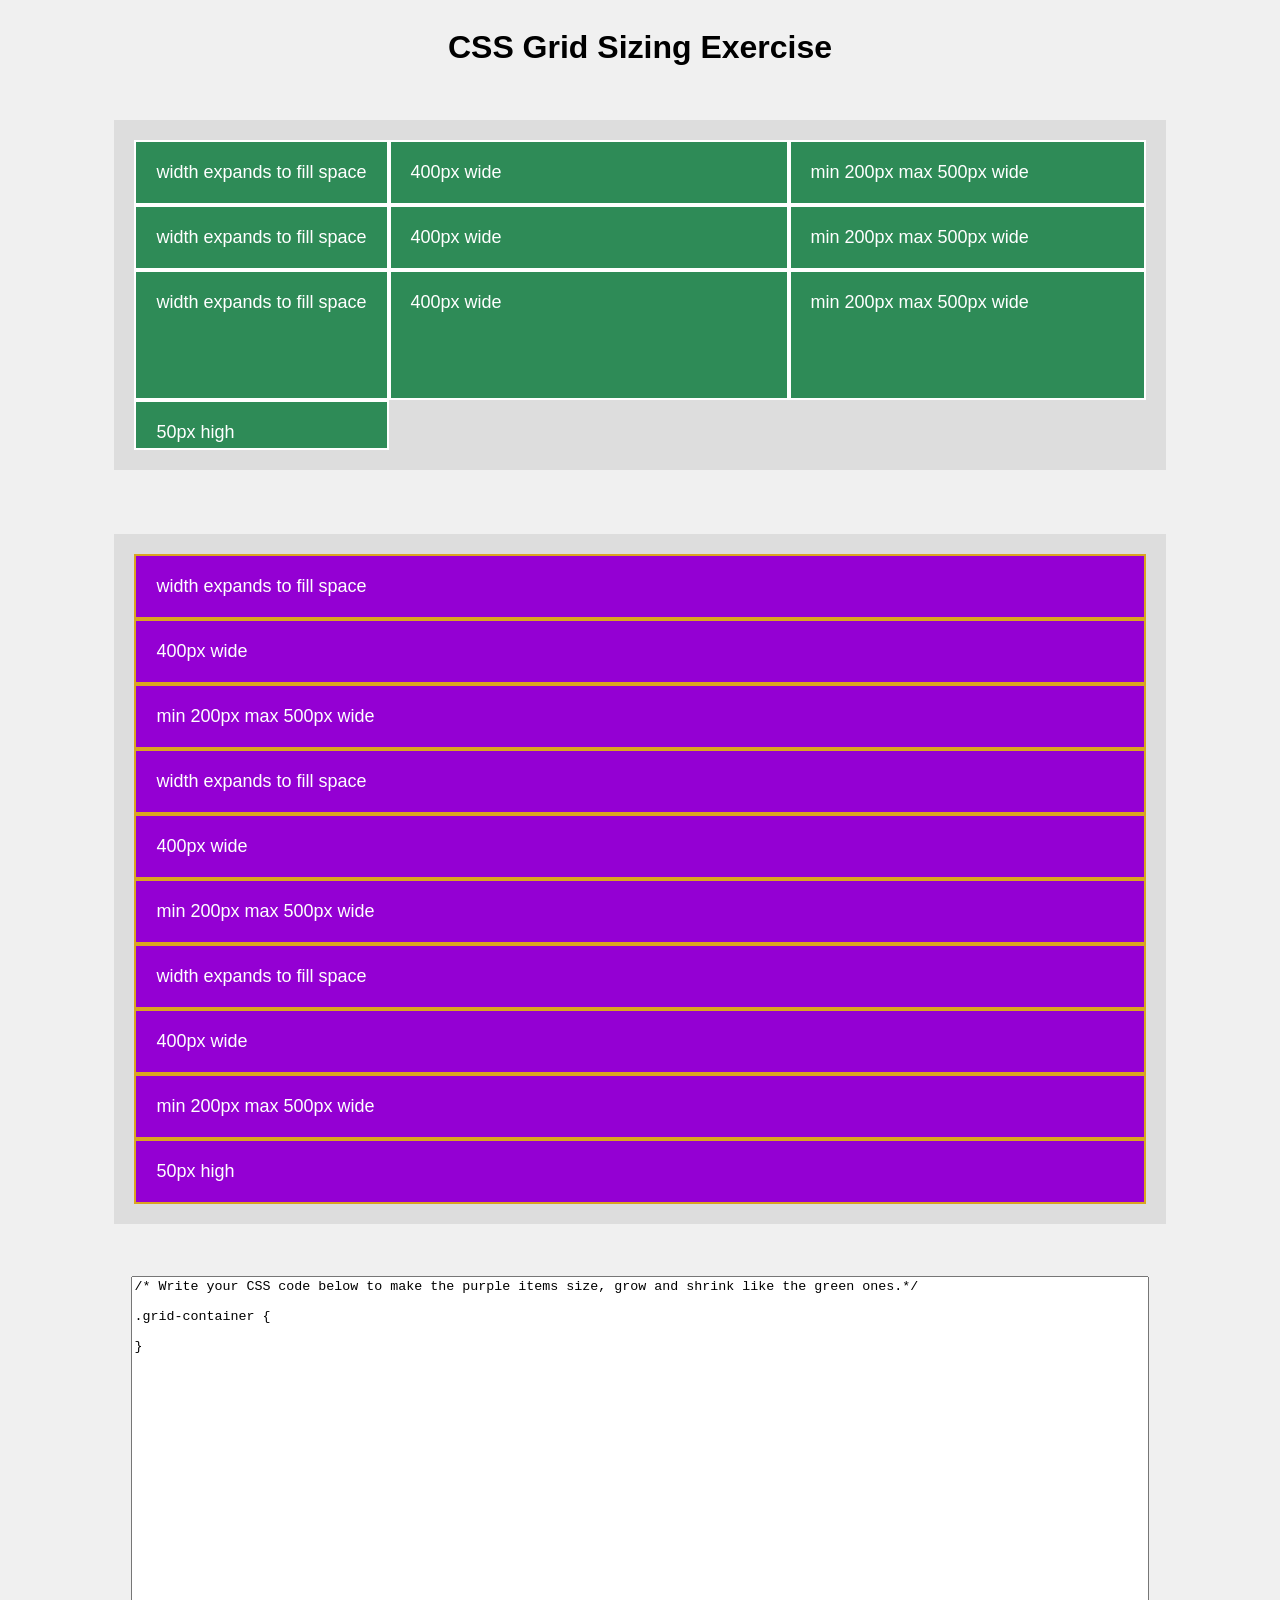
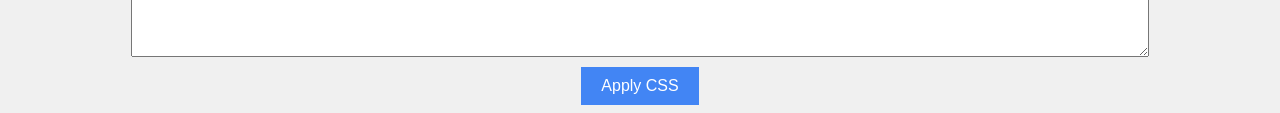
<file: 10-1-grid-sizing-test.html>
<!DOCTYPE html>
<html lang="en">

<head>
  <meta charset="UTF-8">
  <meta name="viewport" content="width=device-width, initial-scale=1.0">
  <title>CSS Grid Sizing Exercise</title>
  <style>
    body {
      font-family: Arial, sans-serif;
      display: flex;
      flex-direction: column;
      align-items: center;
      justify-content: start;
      background-color: #f0f0f0;
    }

    textarea {
      width: 80%;
      min-height: 150px;
      margin-top: 20px;
      resize: vertical;
      font-family: monospace;
    }

    button {
      margin-top: 10px;
      padding: 10px 20px;
      background-color: #4285f4;
      color: white;
      font-size: 16px;
      border: none;
      cursor: pointer;
    }

    .parent {
      display: grid;
      grid-template-rows: 1fr 1fr 2fr;
      grid-template-columns: auto 400px minmax(200px, 500px);
      grid-auto-rows: 50px;
      width: 80%;
      background-color: #ddd;
      padding: 20px;
      margin: 2rem;
    }

    .parent>* {
      background-color: seagreen;
      color: white;
      font-size: 18px;
      padding: 20px;
      border: 2px solid white;
    }

    .grid-container {
      width: 80%;
      background-color: #ddd;
      padding: 20px;
      margin: 2rem;
    }

    .grid-item {
      background-color: darkviolet;
      color: white;
      font-size: 18px;
      padding: 20px;
      border: 2px solid goldenrod;
    }
  </style>
</head>

<body>
  <h1>CSS Grid Sizing Exercise</h1>
  <div class="parent">
    <div class="child">width expands to fill space</div>
    <div class="child">400px wide</div>
    <div class="child">min 200px max 500px wide</div>
    <div class="child">width expands to fill space</div>
    <div class="child">400px wide</div>
    <div class="child">min 200px max 500px wide</div>
    <div class="child">width expands to fill space</div>
    <div class="child">400px wide</div>
    <div class="child">min 200px max 500px wide</div>
    <div class="child">50px high</div>
  </div>
  <div class="grid-container" id="container">
    <div class="grid-item">width expands to fill space</div>
    <div class="grid-item">400px wide</div>
    <div class="grid-item">min 200px max 500px wide</div>
    <div class="grid-item">width expands to fill space</div>
    <div class="grid-item">400px wide</div>
    <div class="grid-item">min 200px max 500px wide</div>
    <div class="grid-item">width expands to fill space</div>
    <div class="grid-item">400px wide</div>
    <div class="grid-item">min 200px max 500px wide</div>
    <div class="grid-item">50px high</div>
  </div>
  <textarea id="user-css" placeholder="Write your CSS code here..." rows="25">
/* Write your CSS code below to make the purple items size, grow and shrink like the green ones.*/

.grid-container {
 
}
  
  </textarea>
  <button onclick="applyUserCss()">Apply CSS</button>

  <script>
    function applyUserCss() {
      const userCss = document.getElementById('user-css').value;
      const style = document.createElement('style');
      style.innerHTML = userCss;
      document.head.appendChild(style);
    }
  </script>
</body>

</html>
</file>
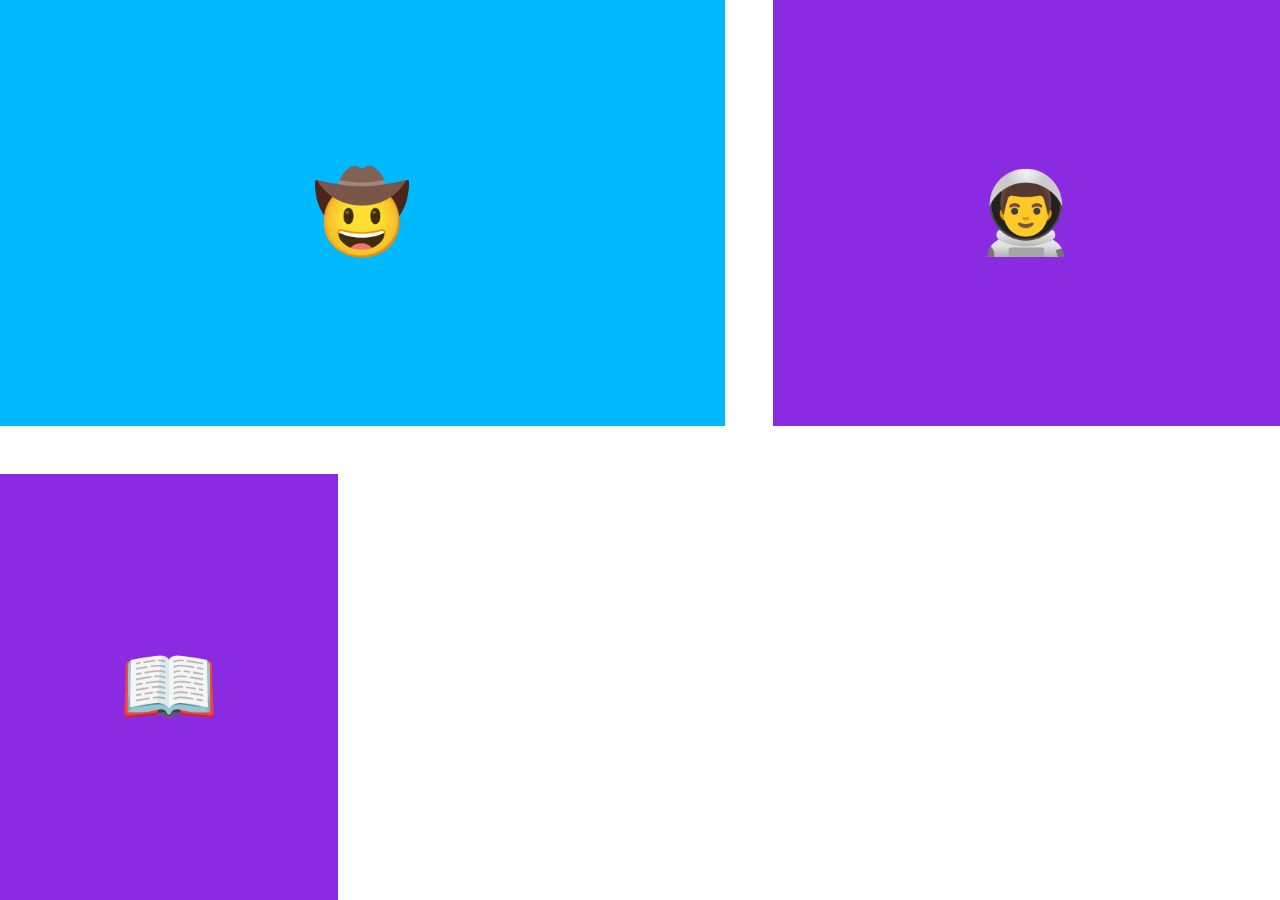
<file: 10-2-grid-placement-demo1.html>
<!DOCTYPE html>
<html lang="en">

<head>
  <meta charset="UTF-8">
  <meta name="viewport" content="width=device-width, initial-scale=1.0">
  <title>Grid Placement</title>
  <style>
    body {
      padding: 0;
      margin: 0;
    }

    .container {
      height: 100vh;
      display: grid;
      gap: 3rem;
      grid-template-columns: 1fr 1fr 1.5fr;
      grid-template-rows: 1fr 1fr;
    }

    .item {
      font-size: 5rem;
      color: white;
      font-family: Arial, Helvetica, sans-serif;
      background-color: blueviolet;
      display: flex;
      align-items: center;
      justify-content: center;
    }


    .cowboy {
      background-color: #00B9FF;
      grid-column: span 2;
    }
  </style>
</head>

<body>
  <div class="container">
    <div class="item cowboy">🤠</div>
    <div class="item astronaut">👨‍🚀</div>
    <div class="item book">📖</div>
  </div>
</body>

</html>
</file>
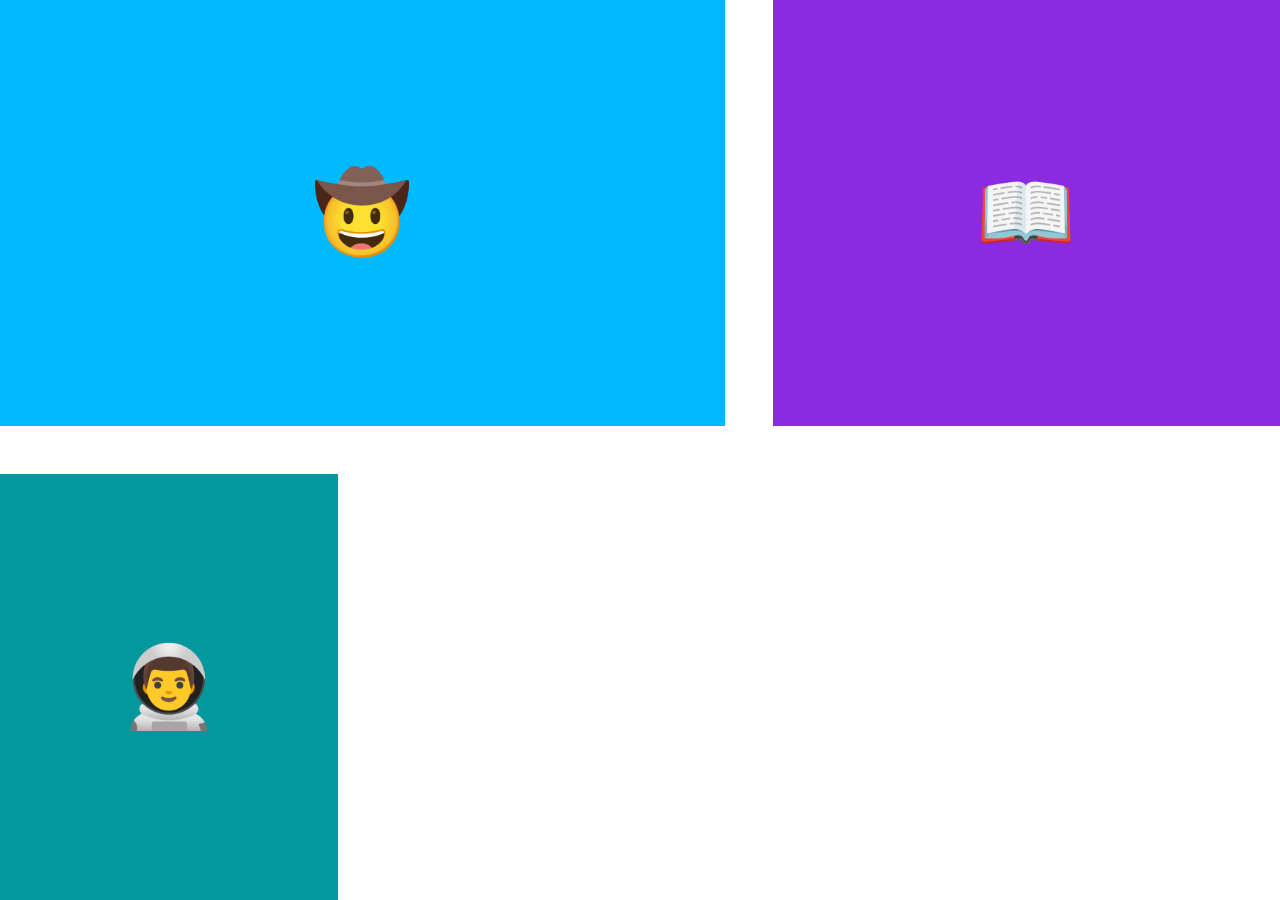
<file: 10-2-grid-placement-demo2.html>
<!DOCTYPE html>
<html lang="en">

<head>
  <meta charset="UTF-8">
  <meta name="viewport" content="width=device-width, initial-scale=1.0">
  <title>Grid Placement</title>
  <style>
    body {
      padding: 0;
      margin: 0;
    }

    .container {
      height: 100vh;
      display: grid;
      gap: 3rem;
      grid-template-columns: 1fr 1fr 1.5fr;
      grid-template-rows: 1fr 1fr;
    }

    .item {
      font-size: 5rem;
      color: white;
      font-family: Arial, Helvetica, sans-serif;
      background-color: blueviolet;
      display: flex;
      align-items: center;
      justify-content: center;

    }

    .cowboy {
      background-color: #00B9FF;
      grid-column: span 2;
    }

    .astronaut {
      background-color: #03989E;
      order: 1;
    }
  </style>
</head>

<body>
  <div class="container">
    <div class="item cowboy">🤠</div>
    <div class="item astronaut">👨‍🚀</div>
    <div class="item book">📖</div>
  </div>
</body>

</html>
</file>
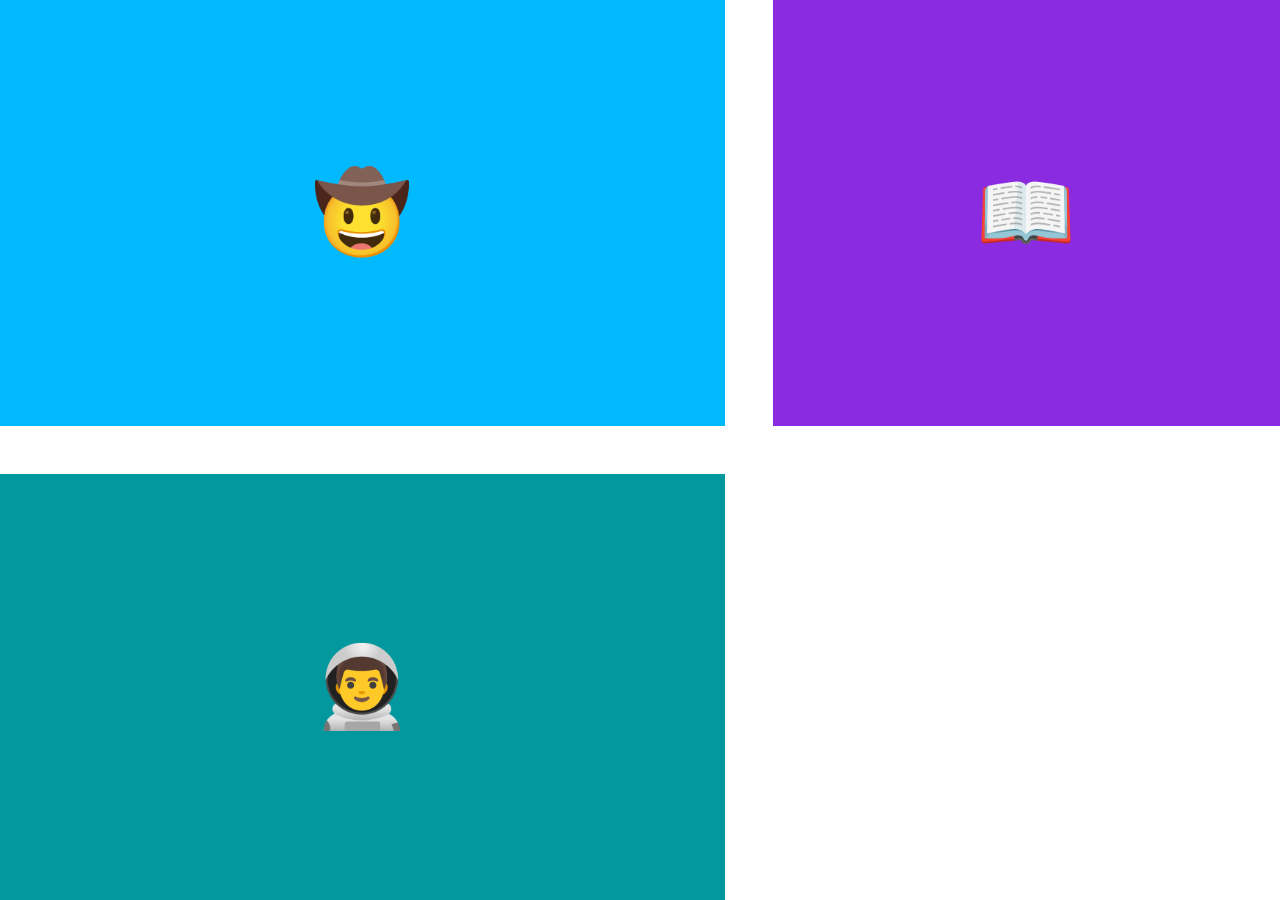
<file: 10-2-grid-placement-demo3.html>
<!DOCTYPE html>
<html lang="en">

<head>
  <meta charset="UTF-8">
  <meta name="viewport" content="width=device-width, initial-scale=1.0">
  <title>Grid Placement</title>
  <style>
    body {
      padding: 0;
      margin: 0;
    }

    .container {
      height: 100vh;
      display: grid;
      gap: 3rem;
      grid-template-columns: 1fr 1fr 1.5fr;
      grid-template-rows: 1fr 1fr;
    }

    .item {
      font-size: 5rem;
      color: white;
      font-family: Arial, Helvetica, sans-serif;
      background-color: blueviolet;
      display: flex;
      align-items: center;
      justify-content: center;

    }

    .cowboy {
      background-color: #00B9FF;
      grid-column: span 2;
    }

    .astronaut {
      background-color: #03989E;
      grid-area: 2 / 1 / 3 / 3; 
    }
  </style>
</head>

<body>
  <div class="container">
    <div class="item cowboy">🤠</div>
    <div class="item astronaut">👨‍🚀</div>
    <div class="item book">📖</div>
  </div>
</body>

</html>
</file>
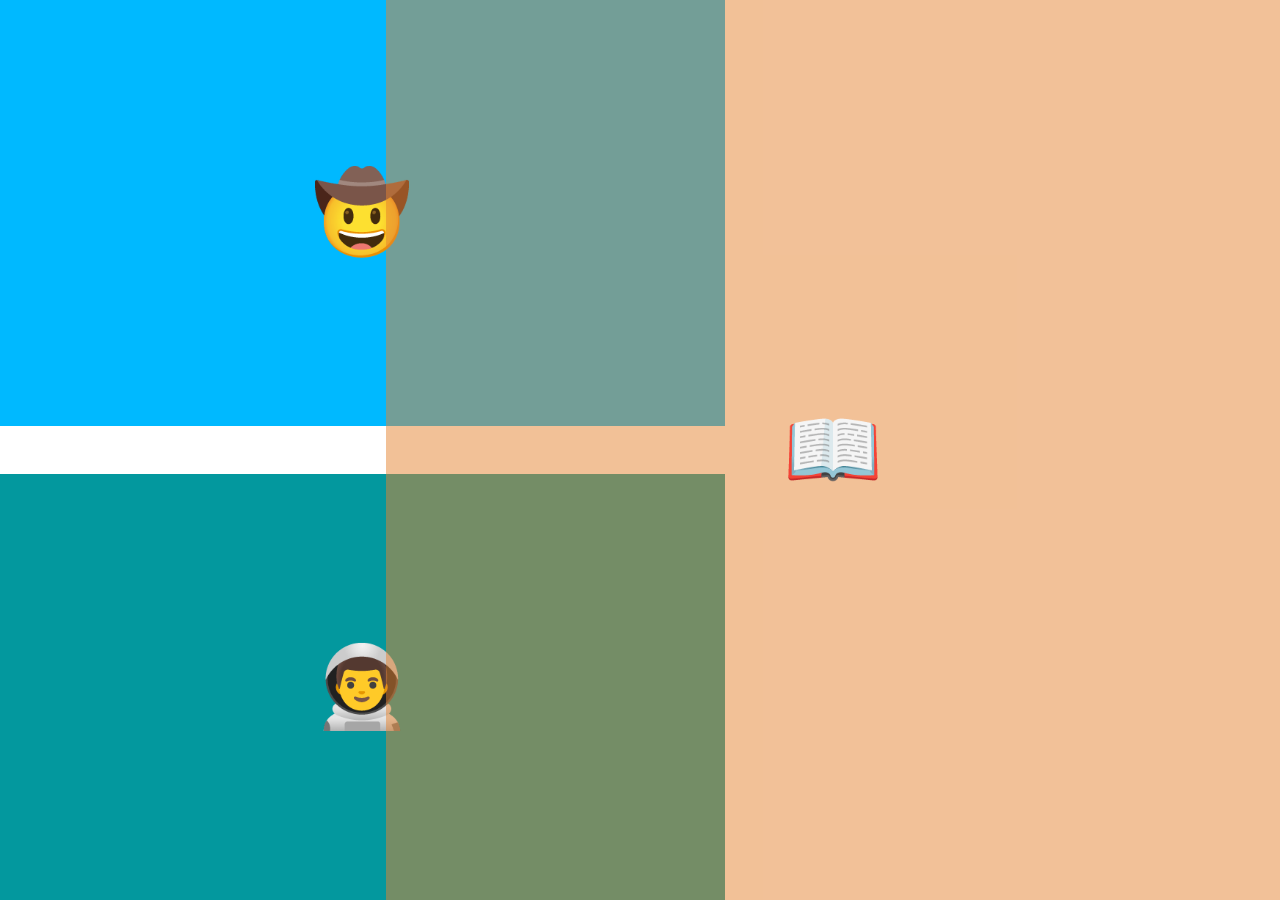
<file: 10-2-grid-placement-demo4.html>
<!DOCTYPE html>
<html lang="en">

<head>
  <meta charset="UTF-8">
  <meta name="viewport" content="width=device-width, initial-scale=1.0">
  <title>Grid Placement</title>
  <style>
    body {
      padding: 0;
      margin: 0;
    }

    .container {
      height: 100vh;
      display: grid;
      gap: 3rem;
      grid-template-columns: 1fr 1fr 1.5fr;
      grid-template-rows: 1fr 1fr;
    }

    .item {
      font-size: 5rem;
      color: white;
      font-family: Arial, Helvetica, sans-serif;
      background-color: blueviolet;
      display: flex;
      align-items: center;
      justify-content: center;

    }

    .cowboy {
      background-color: #00B9FF;
      grid-area: 1 / 1/ 2 /3;
    }

    .astronaut {
      background-color: #03989E;
      grid-area: 2 / 1 / 3 / 3;
    }

    .book {
      background-color: #E5833180;
      grid-area: 1 / 2 / 3 / 4;
    }
  </style>
</head>

<body>
  <div class="container">
    <div class="item cowboy">🤠</div>
    <div class="item astronaut">👨‍🚀</div>
    <div class="item book">📖</div>
  </div>
</body>

</html>
</file>
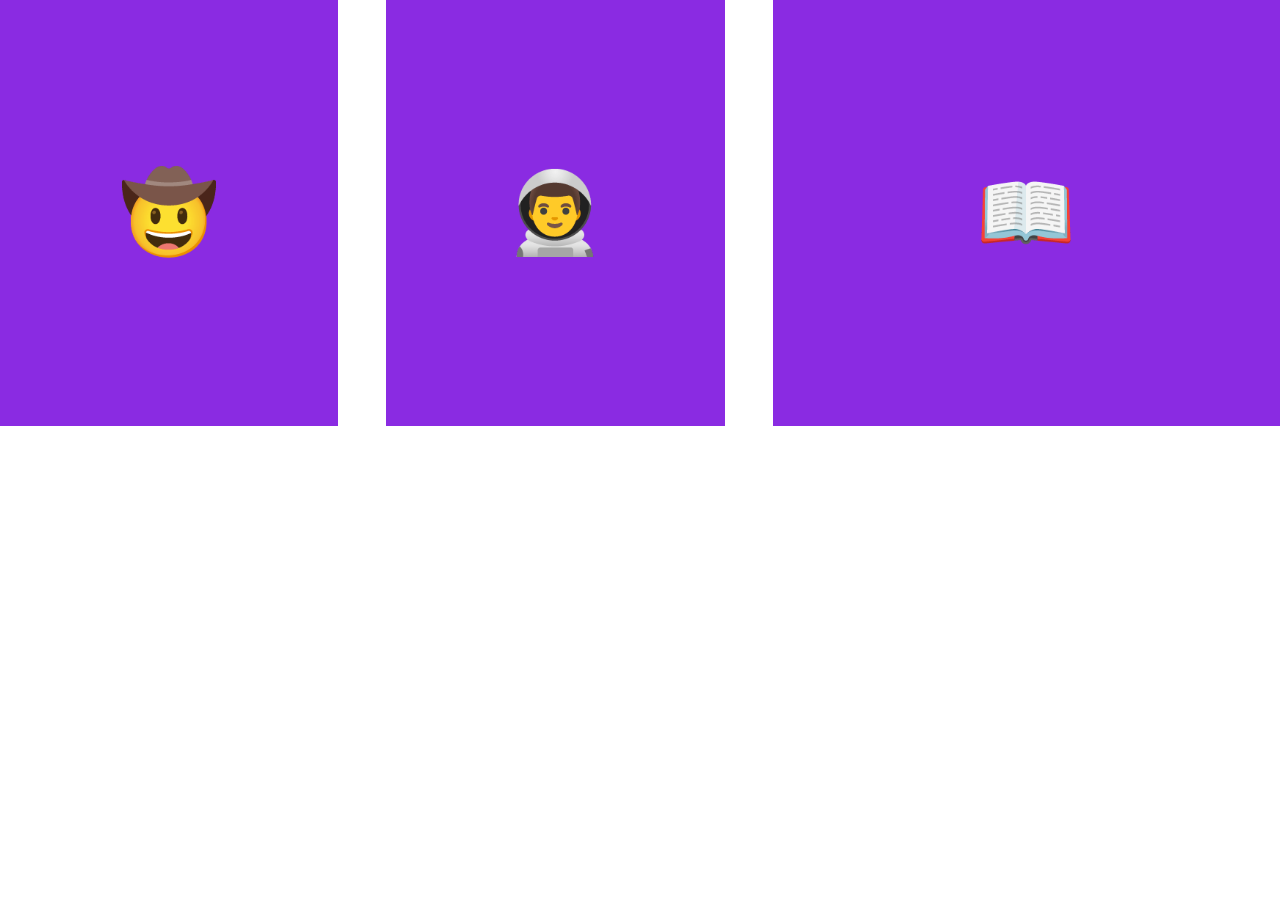
<file: 10-2-grid-placement-exercise1.html>
<!doctype html>
<html lang="en">
  <head>
    <meta charset="UTF-8" />
    <meta name="viewport" content="width=device-width, initial-scale=1.0" />
    <title>Grid Placement</title>
    <style>
      body {
        padding: 0;
        margin: 0;
      }

      .container {
        height: 100vh;
        display: grid;
        gap: 3rem;
        grid-template-columns: 1fr 1fr 1.5fr;
        grid-template-rows: 1fr 1fr;
      }

      .item {
        font-size: 5rem;
        color: white;
        font-family: Arial, Helvetica, sans-serif;
        background-color: blueviolet;
        display: flex;
        align-items: center;
        justify-content: center;
        /* TODO: Use Flexbox to align the text to the center horizontally and vertically. 
      See goal1 image.
      */
      }
    </style>
  </head>

  <body>
    <div class="container">
      <div class="item cowboy">🤠</div>
      <div class="item astronaut">👨‍🚀</div>
      <div class="item book">📖</div>
    </div>
  </body>
</html>
</file>
